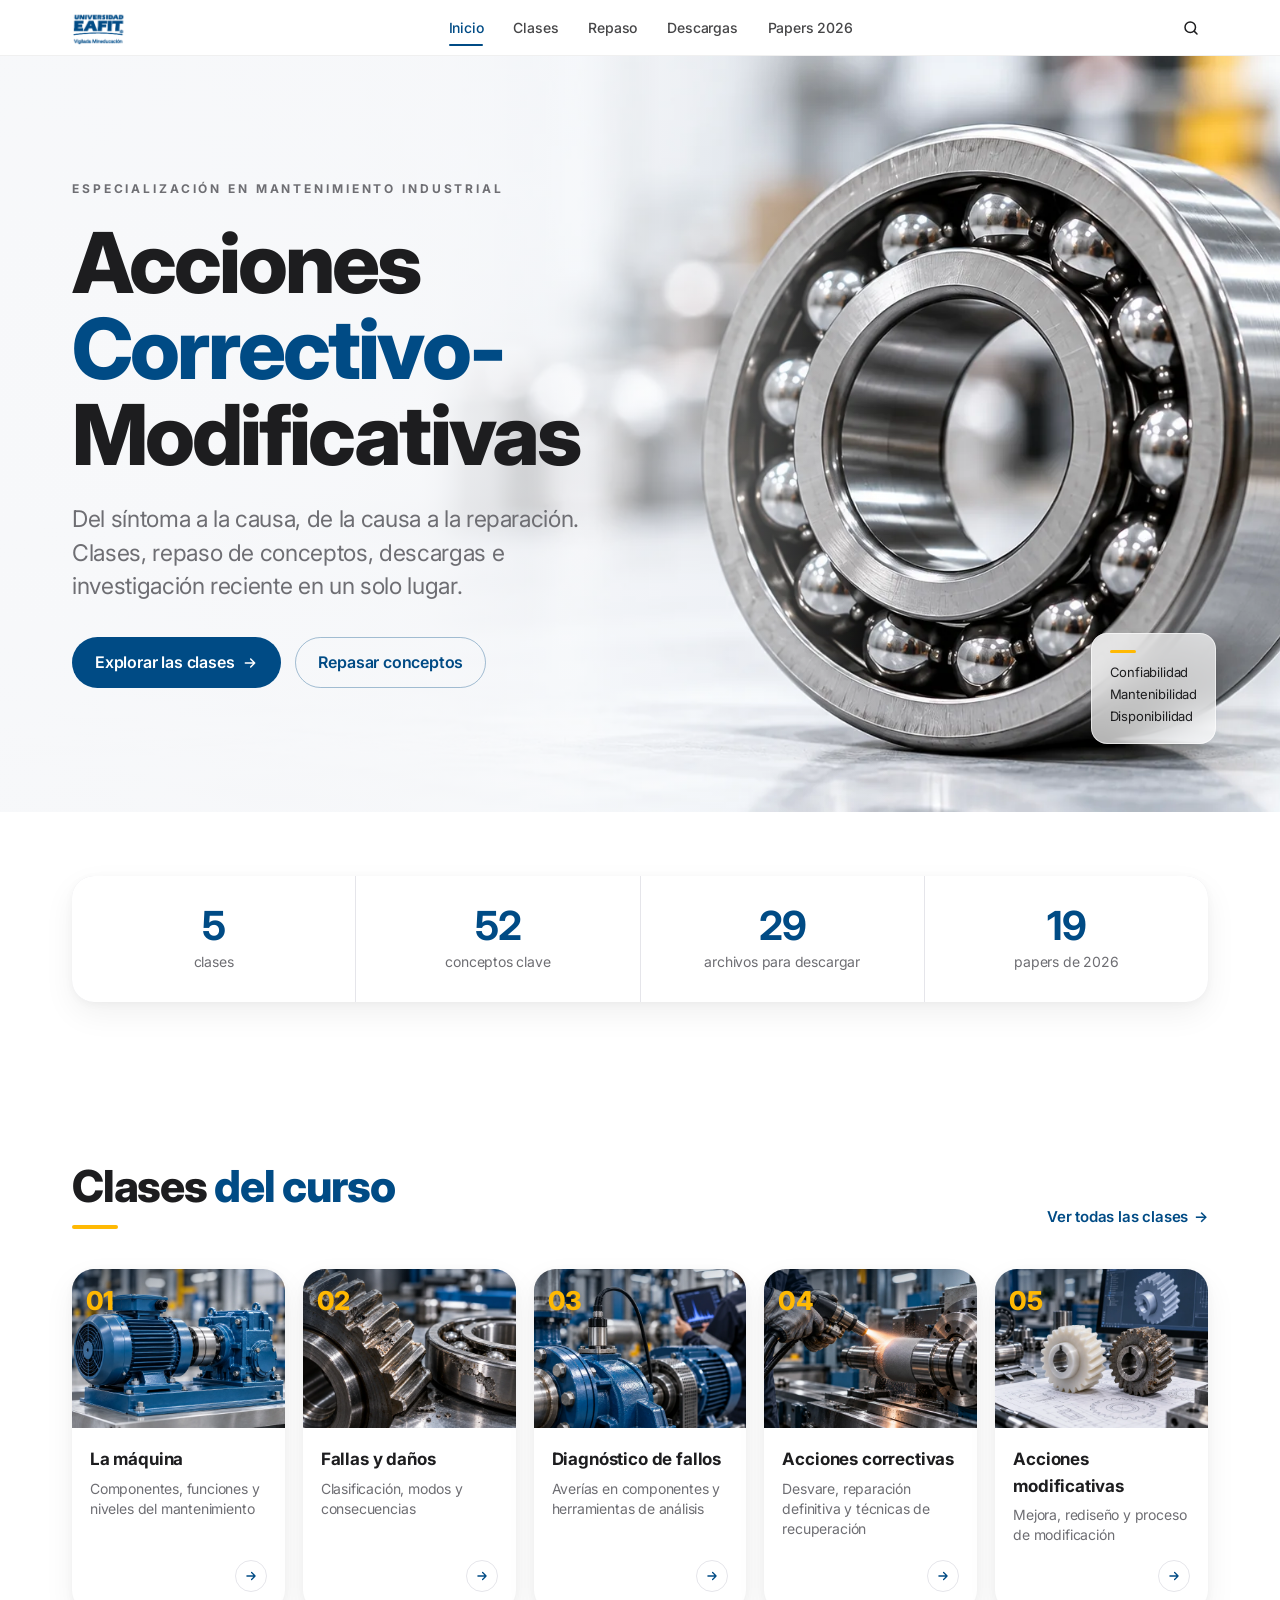
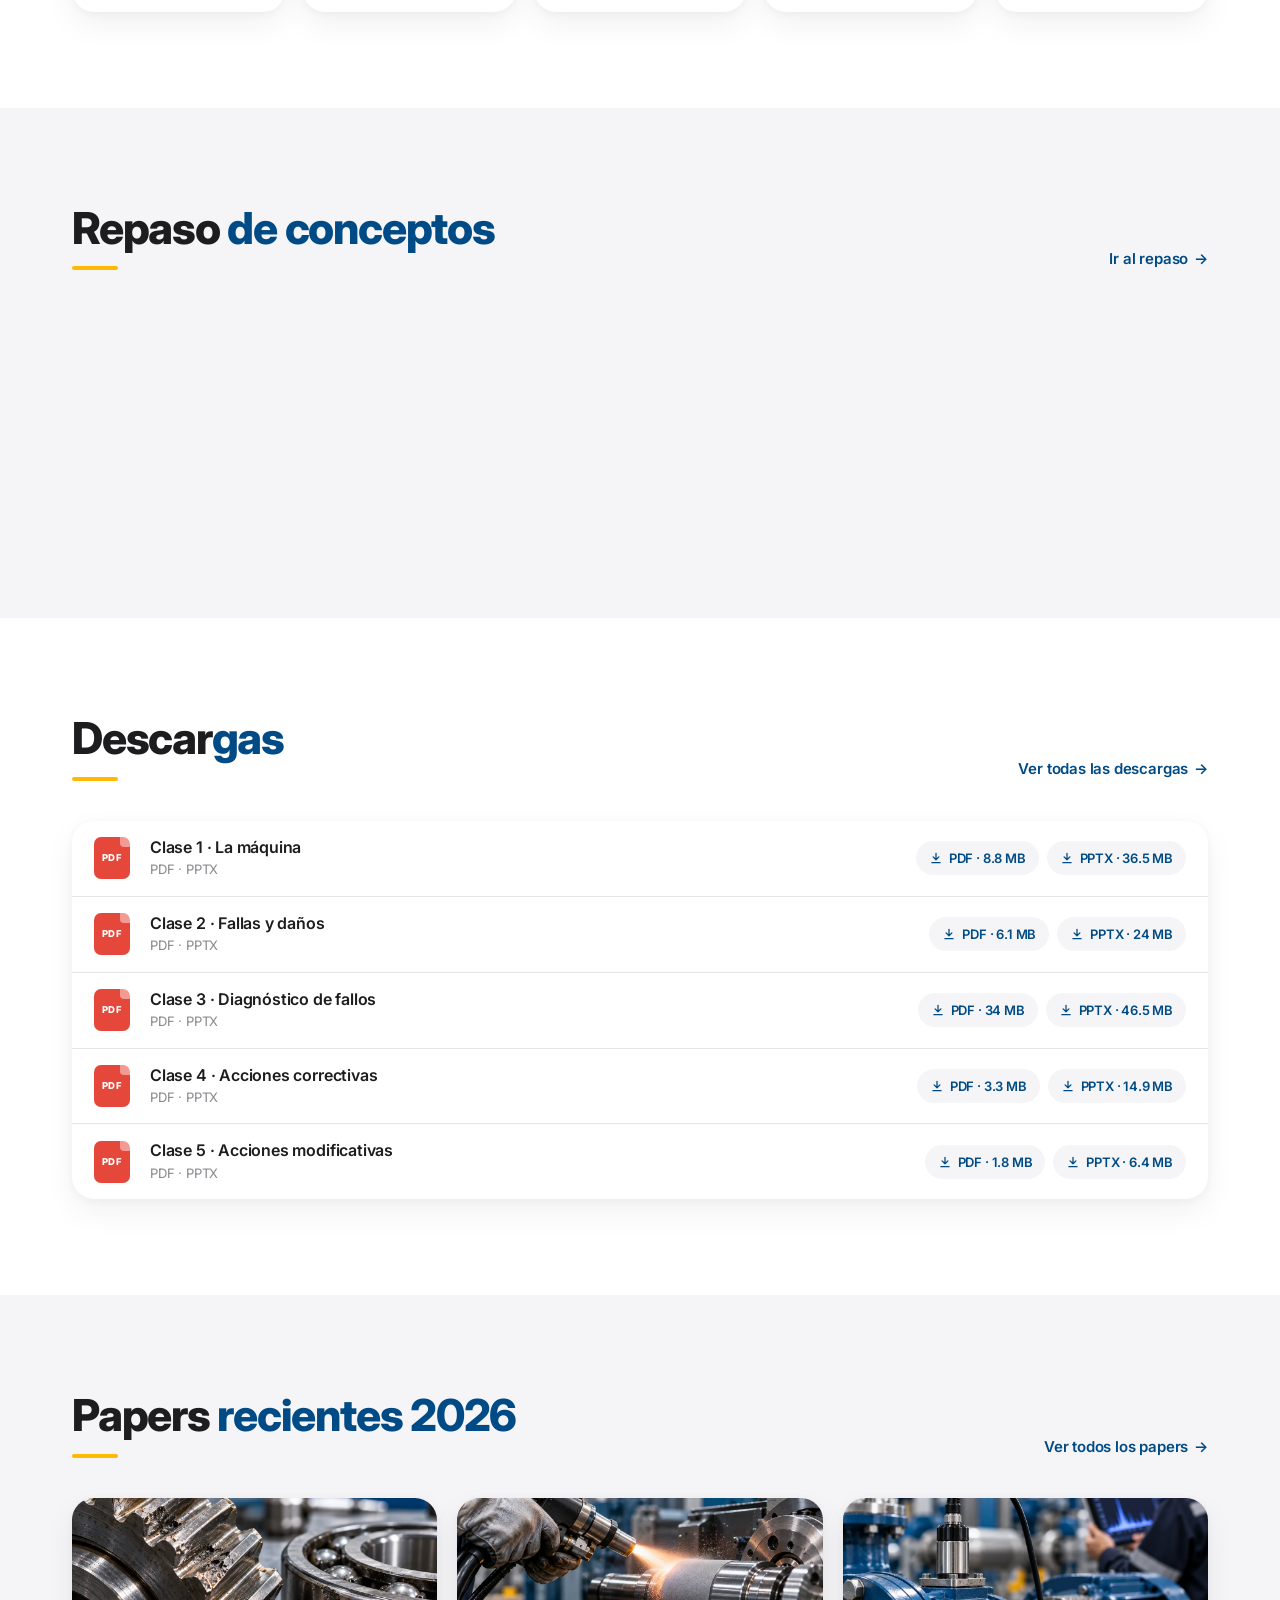
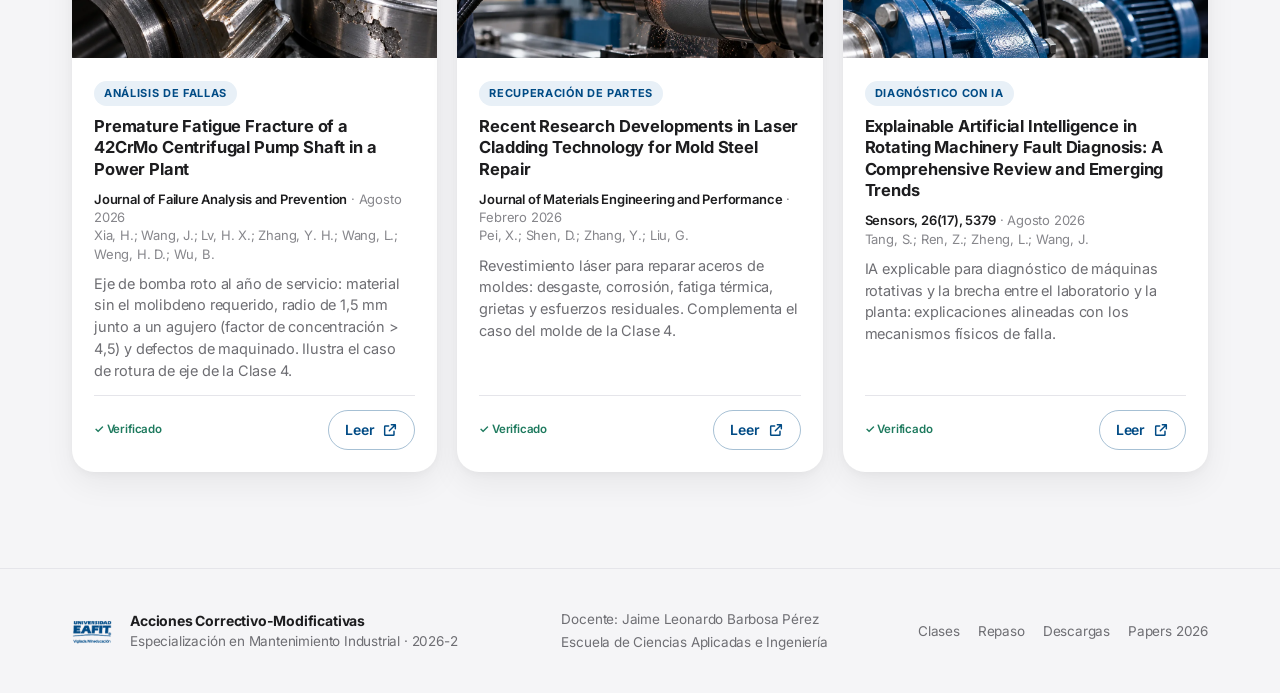
<file: index.html>
<!doctype html>
<html lang="es">
<head>
  <meta charset="utf-8">
  <meta name="viewport" content="width=device-width, initial-scale=1, viewport-fit=cover">
  <title>Acciones Correctivo-Modificativas · EAFIT</title>
  <meta name="description" content="Material del curso Acciones Correctivo-Modificativas de la Especialización en Mantenimiento Industrial de la Universidad EAFIT: clases, repaso de conceptos, descargas y papers 2026.">
  <meta name="theme-color" content="#ffffff">
  <meta property="og:title" content="Acciones Correctivo-Modificativas · EAFIT">
  <meta property="og:description" content="Clases, repaso, descargas y papers 2026 del curso.">
  <meta property="og:image" content="assets/img/hero.webp">
  <link rel="icon" href="assets/img/favicon.png">
  <link rel="preconnect" href="https://fonts.googleapis.com">
  <link rel="preconnect" href="https://fonts.gstatic.com" crossorigin>
  <link href="https://fonts.googleapis.com/css2?family=Inter:wght@400;500;600;700;800&display=swap" rel="stylesheet">
  <link rel="stylesheet" href="assets/css/styles.css">
</head>
<body>
  <a class="skip" href="#main">Saltar al contenido</a>

  <header class="nav" id="nav">
    <div class="nav__inner">
      <a class="nav__brand" href="#/" aria-label="Inicio">
        <img src="assets/img/eafit-azul.png" alt="Universidad EAFIT" width="48" height="30">
      </a>
      <nav class="nav__links" id="navlinks" aria-label="Principal">
        <a href="#/" data-route="inicio">Inicio</a>
        <a href="#/clases" data-route="clases">Clases</a>
        <a href="#/repaso" data-route="repaso">Repaso</a>
        <a href="#/descargas" data-route="descargas">Descargas</a>
        <a href="#/papers" data-route="papers">Papers 2026</a>
      </nav>
      <button class="nav__search" id="openSearch" aria-label="Buscar conceptos">
        <svg viewBox="0 0 24 24" aria-hidden="true"><circle cx="11" cy="11" r="7"/><path d="m20 20-3.5-3.5"/></svg>
      </button>
      <button class="nav__toggle" id="navToggle" aria-label="Abrir menú" aria-expanded="false">
        <span></span><span></span>
      </button>
    </div>
  </header>

  <main id="main" tabindex="-1"></main>

  <footer class="footer">
    <div class="wrap footer__inner">
      <div class="footer__brand">
        <img src="assets/img/eafit-azul.png" alt="Universidad EAFIT" width="48" height="30">
        <div>
          <strong>Acciones Correctivo-Modificativas</strong>
          <span>Especialización en Mantenimiento Industrial · 2026-2</span>
        </div>
      </div>
      <div class="footer__meta">
        <span>Docente: Jaime Leonardo Barbosa Pérez</span>
        <span>Escuela de Ciencias Aplicadas e Ingeniería</span>
      </div>
      <nav class="footer__links" aria-label="Pie de página">
        <a href="#/clases">Clases</a>
        <a href="#/repaso">Repaso</a>
        <a href="#/descargas">Descargas</a>
        <a href="#/papers">Papers 2026</a>
      </nav>
    </div>
  </footer>

  <div class="search" id="search" hidden>
    <div class="search__panel" role="dialog" aria-modal="true" aria-label="Buscar conceptos">
      <div class="search__bar">
        <svg viewBox="0 0 24 24" aria-hidden="true"><circle cx="11" cy="11" r="7"/><path d="m20 20-3.5-3.5"/></svg>
        <input id="searchInput" type="search" placeholder="Buscar un concepto: desvare, cavitación, Pareto…" autocomplete="off">
        <button class="search__close" id="closeSearch" aria-label="Cerrar búsqueda">Esc</button>
      </div>
      <div class="search__results" id="searchResults"></div>
    </div>
  </div>

  <script src="assets/js/data.js"></script>
  <script src="assets/js/app.js"></script>
</body>
</html>
</file>
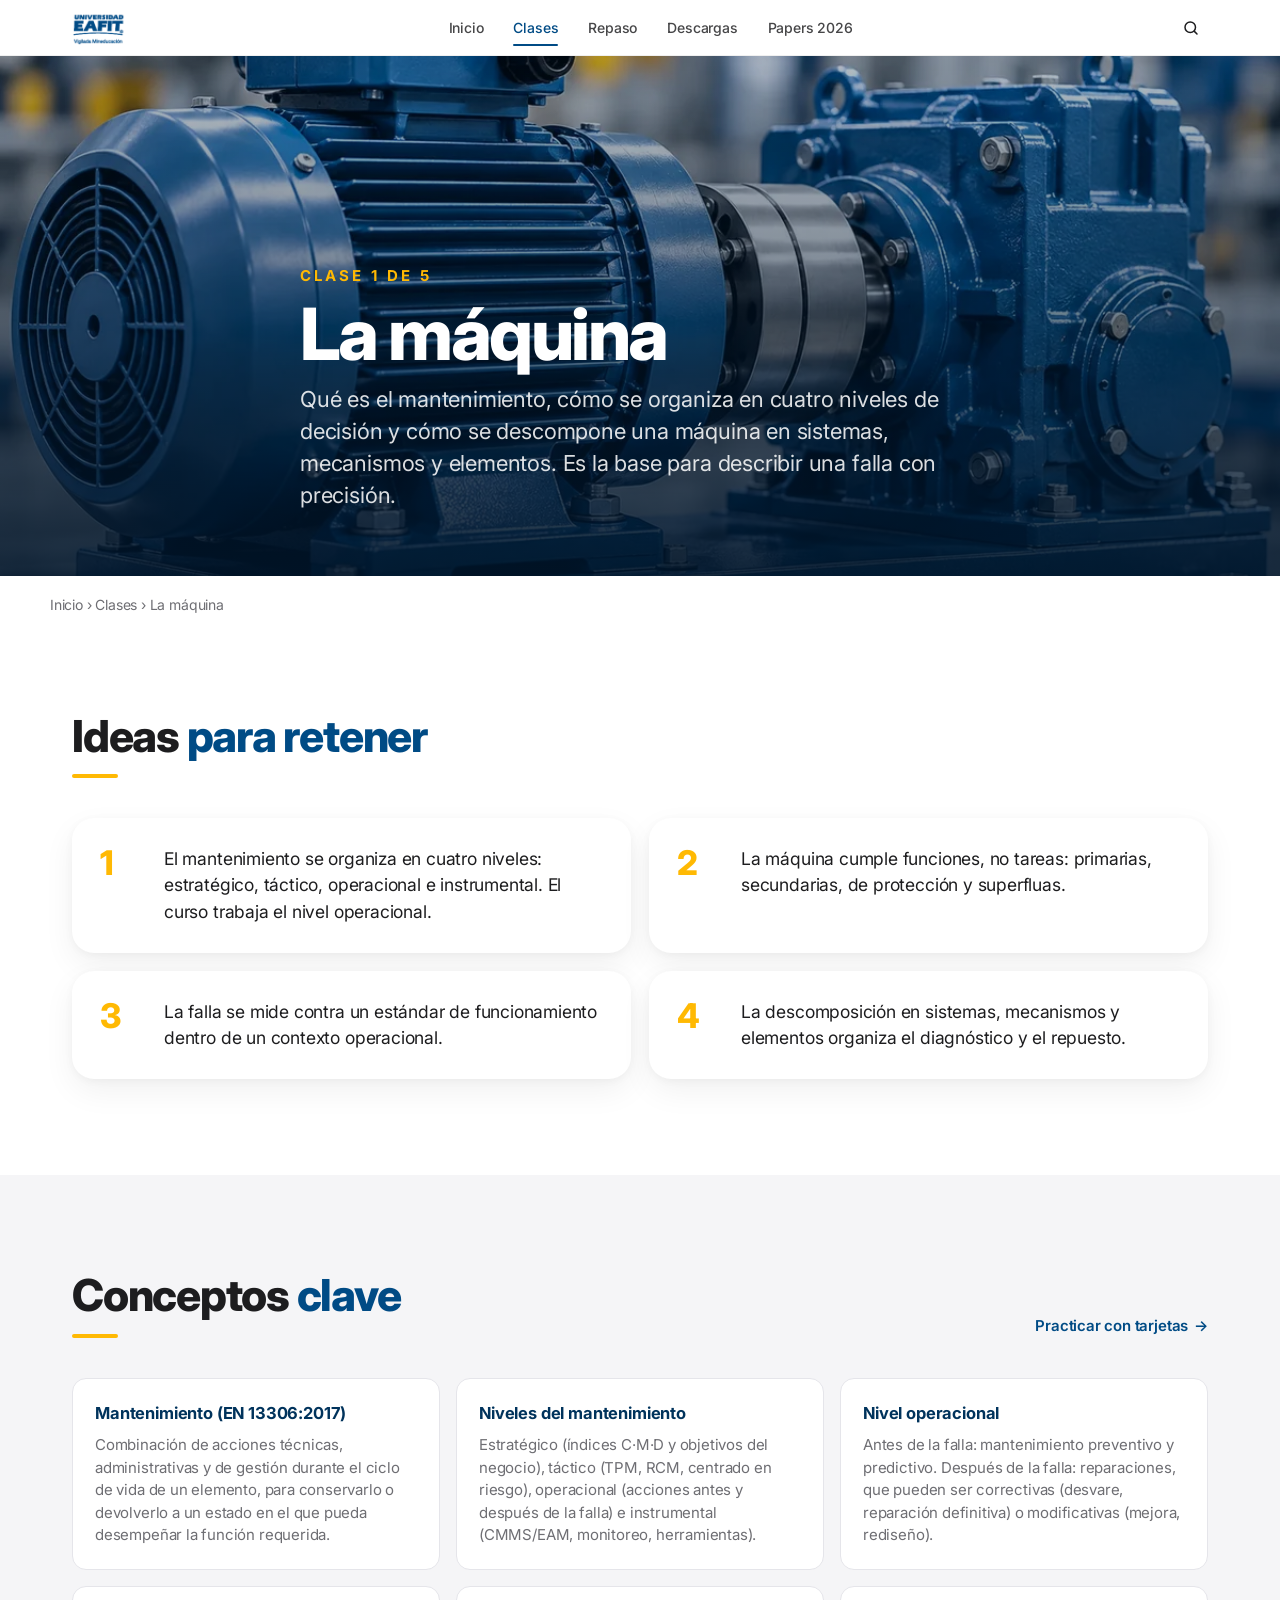
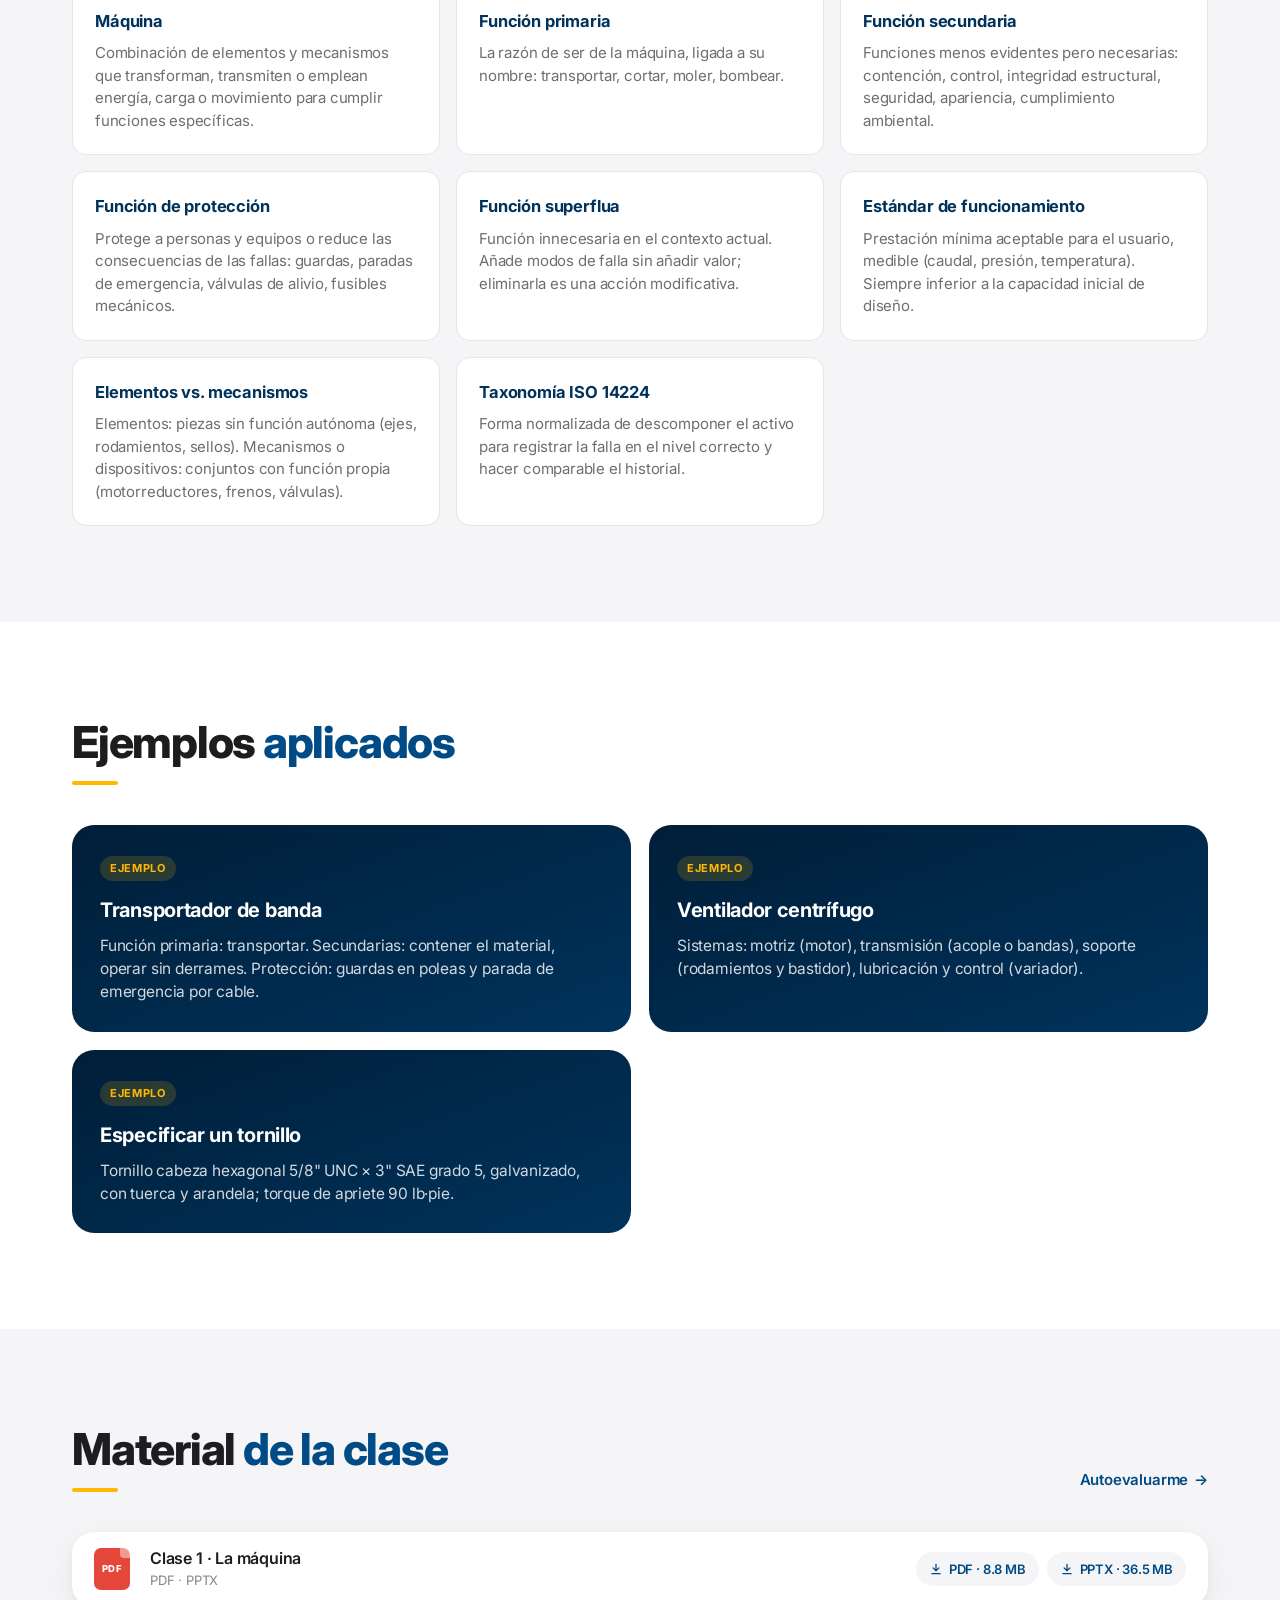
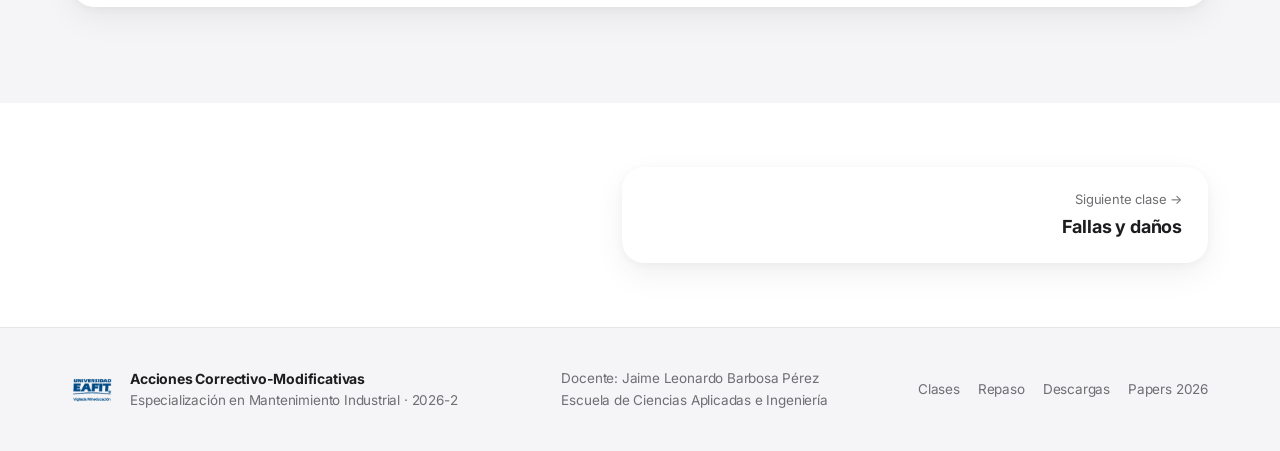
<file: clase-1.html>
<!doctype html>
<html lang="es">
<head>
  <meta charset="utf-8">
  <meta name="viewport" content="width=device-width, initial-scale=1, viewport-fit=cover">
  <title>Clase 1: La máquina · Acciones Correctivo-Modificativas · EAFIT</title>
  <meta name="description" content="Clase 1 del curso: Componentes, funciones y niveles del mantenimiento.">
  <meta name="theme-color" content="#ffffff">
  <meta property="og:title" content="Acciones Correctivo-Modificativas · EAFIT">
  <meta property="og:description" content="Clases, repaso, descargas y papers 2026 del curso.">
  <meta property="og:image" content="assets/img/hero.webp">
  <link rel="icon" href="assets/img/favicon.png">
  <link rel="preconnect" href="https://fonts.googleapis.com">
  <link rel="preconnect" href="https://fonts.gstatic.com" crossorigin>
  <link href="https://fonts.googleapis.com/css2?family=Inter:wght@400;500;600;700;800&display=swap" rel="stylesheet">
  <link rel="stylesheet" href="assets/css/styles.css">
</head>
<body data-page="clase" data-n="1">
  <a class="skip" href="#main">Saltar al contenido</a>

  <header class="nav" id="nav">
    <div class="nav__inner">
      <a class="nav__brand" href="index.html" aria-label="Inicio">
        <img src="assets/img/eafit-azul.png" alt="Universidad EAFIT" width="48" height="30">
      </a>
      <nav class="nav__links" id="navlinks" aria-label="Principal">
        <a href="index.html" data-route="inicio">Inicio</a>
        <a href="clases.html" data-route="clases">Clases</a>
        <a href="repaso.html" data-route="repaso">Repaso</a>
        <a href="descargas.html" data-route="descargas">Descargas</a>
        <a href="papers.html" data-route="papers">Papers 2026</a>
      </nav>
      <button class="nav__search" id="openSearch" aria-label="Buscar conceptos">
        <svg viewBox="0 0 24 24" aria-hidden="true"><circle cx="11" cy="11" r="7"/><path d="m20 20-3.5-3.5"/></svg>
      </button>
      <button class="nav__toggle" id="navToggle" aria-label="Abrir menú" aria-expanded="false">
        <span></span><span></span>
      </button>
    </div>
  </header>

  <main id="main" tabindex="-1"></main>

  <footer class="footer">
    <div class="wrap footer__inner">
      <div class="footer__brand">
        <img src="assets/img/eafit-azul.png" alt="Universidad EAFIT" width="48" height="30">
        <div>
          <strong>Acciones Correctivo-Modificativas</strong>
          <span>Especialización en Mantenimiento Industrial · 2026-2</span>
        </div>
      </div>
      <div class="footer__meta">
        <span>Docente: Jaime Leonardo Barbosa Pérez</span>
        <span>Escuela de Ciencias Aplicadas e Ingeniería</span>
      </div>
      <nav class="footer__links" aria-label="Pie de página">
        <a href="clases.html">Clases</a>
        <a href="repaso.html">Repaso</a>
        <a href="descargas.html">Descargas</a>
        <a href="papers.html">Papers 2026</a>
      </nav>
    </div>
  </footer>

  <div class="search" id="search" hidden>
    <div class="search__panel" role="dialog" aria-modal="true" aria-label="Buscar conceptos">
      <div class="search__bar">
        <svg viewBox="0 0 24 24" aria-hidden="true"><circle cx="11" cy="11" r="7"/><path d="m20 20-3.5-3.5"/></svg>
        <input id="searchInput" type="search" placeholder="Buscar un concepto: desvare, cavitación, Pareto…" autocomplete="off">
        <button class="search__close" id="closeSearch" aria-label="Cerrar búsqueda">Esc</button>
      </div>
      <div class="search__results" id="searchResults"></div>
    </div>
  </div>

  <script src="assets/js/data.js"></script>
  <script src="assets/js/app.js"></script>
</body>
</html>
</file>
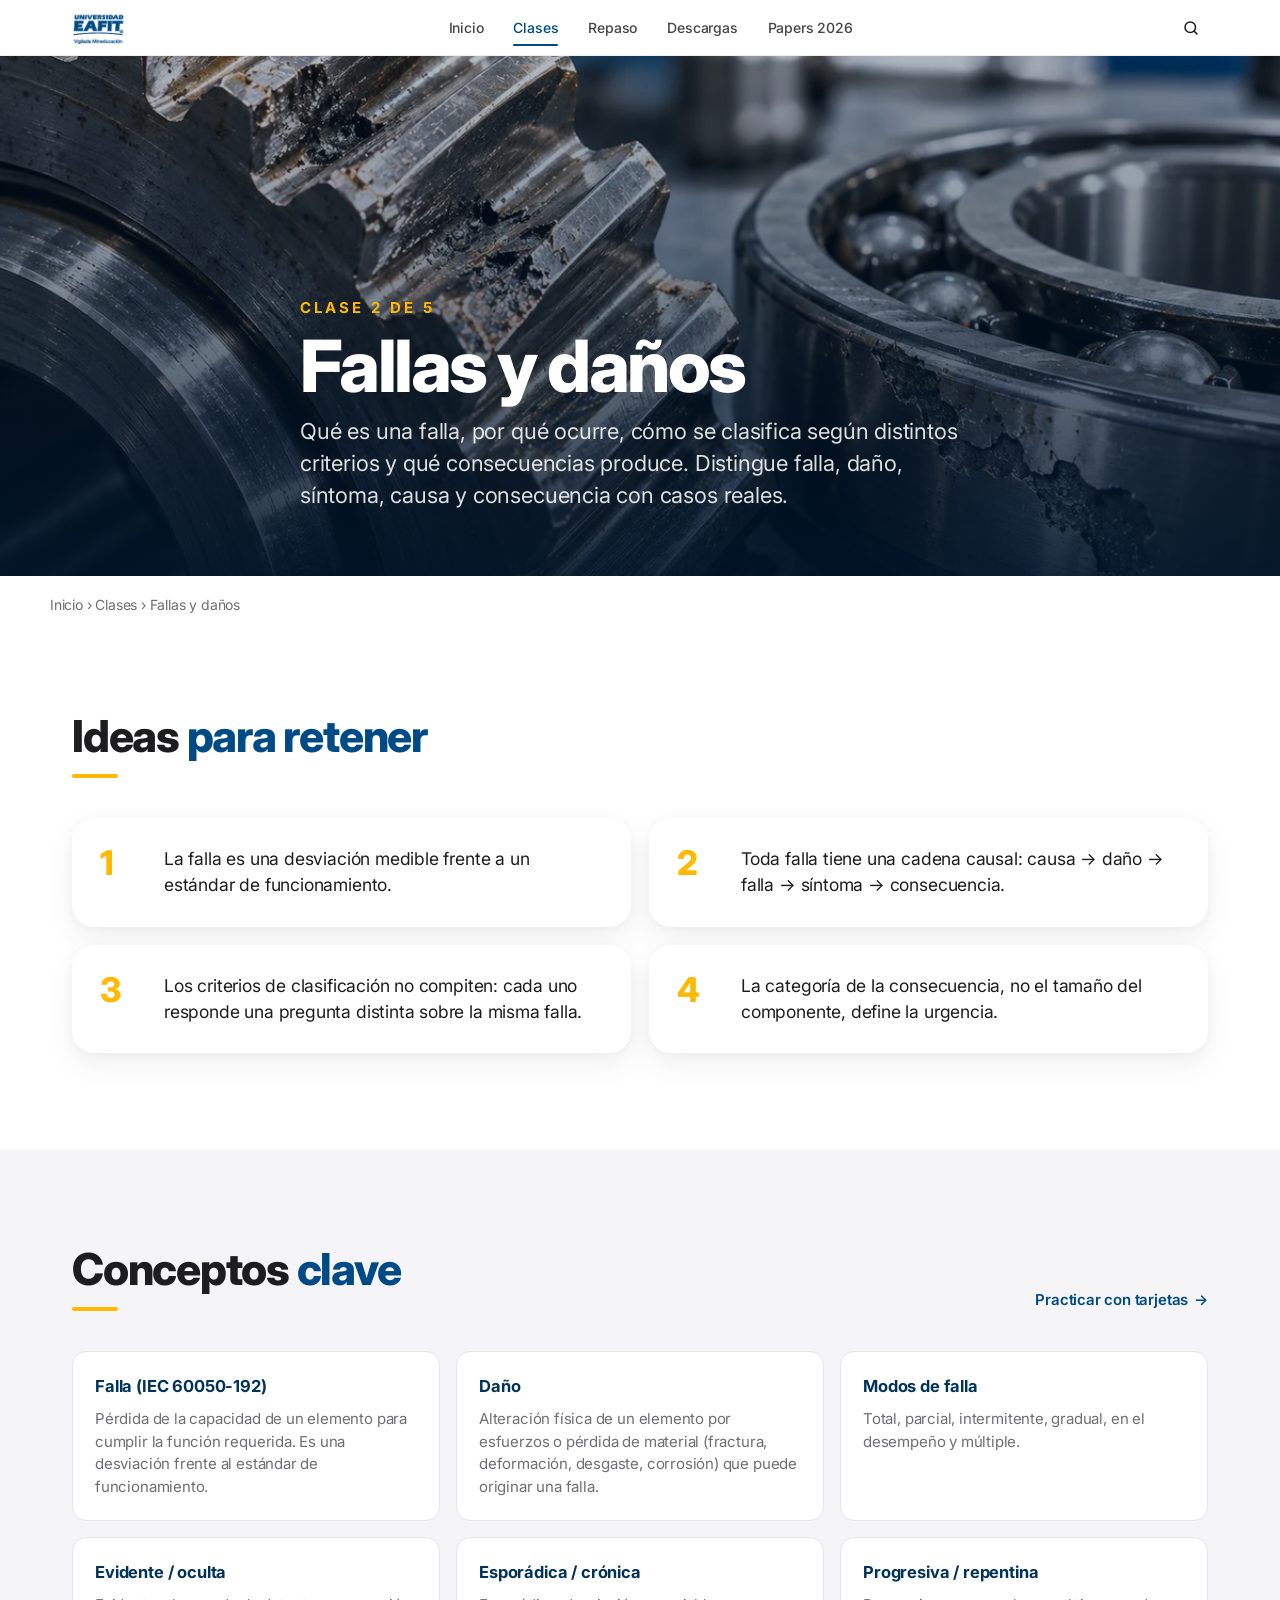
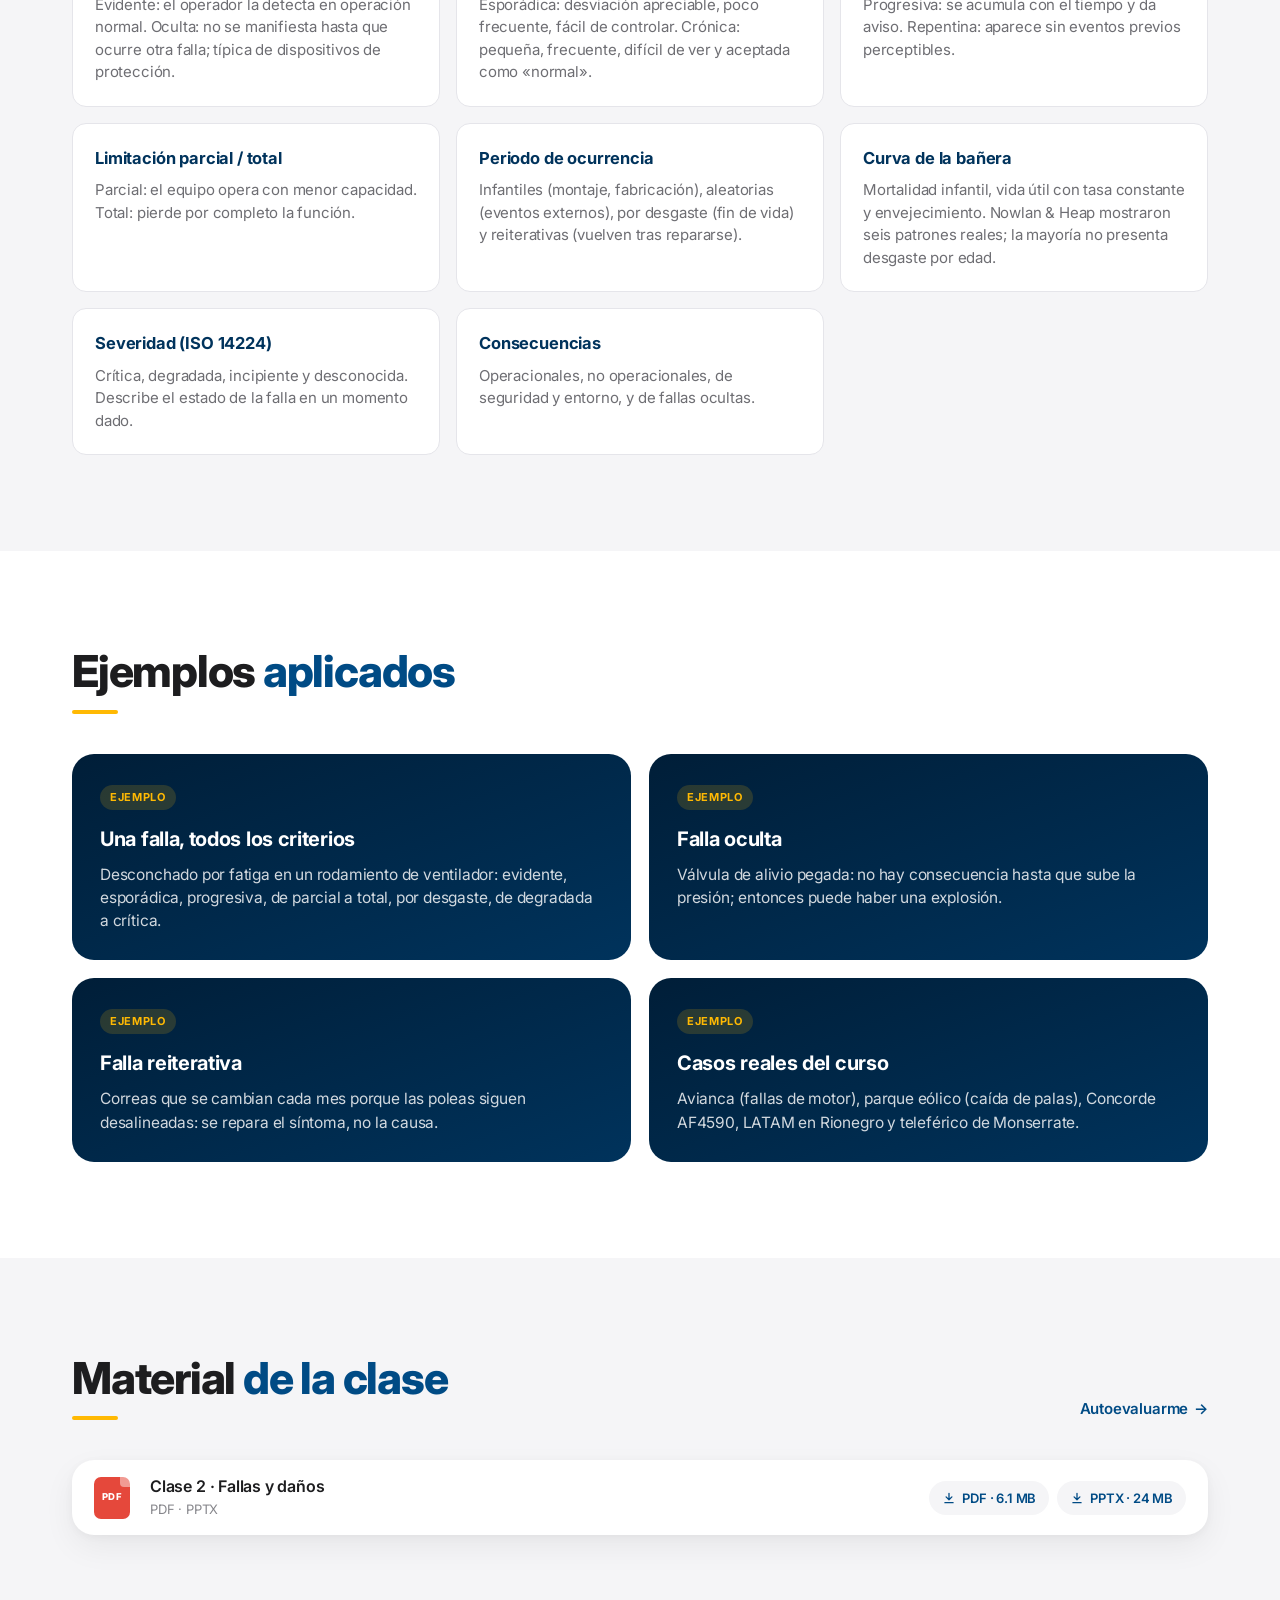
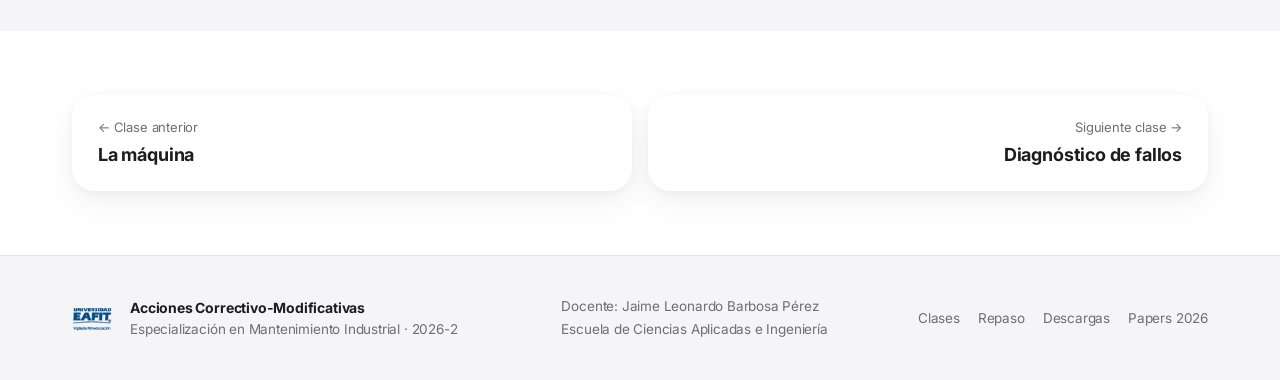
<file: clase-2.html>
<!doctype html>
<html lang="es">
<head>
  <meta charset="utf-8">
  <meta name="viewport" content="width=device-width, initial-scale=1, viewport-fit=cover">
  <title>Clase 2: Fallas y daños · Acciones Correctivo-Modificativas · EAFIT</title>
  <meta name="description" content="Clase 2 del curso: Clasificación, modos y consecuencias de las fallas.">
  <meta name="theme-color" content="#ffffff">
  <meta property="og:title" content="Acciones Correctivo-Modificativas · EAFIT">
  <meta property="og:description" content="Clases, repaso, descargas y papers 2026 del curso.">
  <meta property="og:image" content="assets/img/hero.webp">
  <link rel="icon" href="assets/img/favicon.png">
  <link rel="preconnect" href="https://fonts.googleapis.com">
  <link rel="preconnect" href="https://fonts.gstatic.com" crossorigin>
  <link href="https://fonts.googleapis.com/css2?family=Inter:wght@400;500;600;700;800&display=swap" rel="stylesheet">
  <link rel="stylesheet" href="assets/css/styles.css">
</head>
<body data-page="clase" data-n="2">
  <a class="skip" href="#main">Saltar al contenido</a>

  <header class="nav" id="nav">
    <div class="nav__inner">
      <a class="nav__brand" href="index.html" aria-label="Inicio">
        <img src="assets/img/eafit-azul.png" alt="Universidad EAFIT" width="48" height="30">
      </a>
      <nav class="nav__links" id="navlinks" aria-label="Principal">
        <a href="index.html" data-route="inicio">Inicio</a>
        <a href="clases.html" data-route="clases">Clases</a>
        <a href="repaso.html" data-route="repaso">Repaso</a>
        <a href="descargas.html" data-route="descargas">Descargas</a>
        <a href="papers.html" data-route="papers">Papers 2026</a>
      </nav>
      <button class="nav__search" id="openSearch" aria-label="Buscar conceptos">
        <svg viewBox="0 0 24 24" aria-hidden="true"><circle cx="11" cy="11" r="7"/><path d="m20 20-3.5-3.5"/></svg>
      </button>
      <button class="nav__toggle" id="navToggle" aria-label="Abrir menú" aria-expanded="false">
        <span></span><span></span>
      </button>
    </div>
  </header>

  <main id="main" tabindex="-1"></main>

  <footer class="footer">
    <div class="wrap footer__inner">
      <div class="footer__brand">
        <img src="assets/img/eafit-azul.png" alt="Universidad EAFIT" width="48" height="30">
        <div>
          <strong>Acciones Correctivo-Modificativas</strong>
          <span>Especialización en Mantenimiento Industrial · 2026-2</span>
        </div>
      </div>
      <div class="footer__meta">
        <span>Docente: Jaime Leonardo Barbosa Pérez</span>
        <span>Escuela de Ciencias Aplicadas e Ingeniería</span>
      </div>
      <nav class="footer__links" aria-label="Pie de página">
        <a href="clases.html">Clases</a>
        <a href="repaso.html">Repaso</a>
        <a href="descargas.html">Descargas</a>
        <a href="papers.html">Papers 2026</a>
      </nav>
    </div>
  </footer>

  <div class="search" id="search" hidden>
    <div class="search__panel" role="dialog" aria-modal="true" aria-label="Buscar conceptos">
      <div class="search__bar">
        <svg viewBox="0 0 24 24" aria-hidden="true"><circle cx="11" cy="11" r="7"/><path d="m20 20-3.5-3.5"/></svg>
        <input id="searchInput" type="search" placeholder="Buscar un concepto: desvare, cavitación, Pareto…" autocomplete="off">
        <button class="search__close" id="closeSearch" aria-label="Cerrar búsqueda">Esc</button>
      </div>
      <div class="search__results" id="searchResults"></div>
    </div>
  </div>

  <script src="assets/js/data.js"></script>
  <script src="assets/js/app.js"></script>
</body>
</html>
</file>
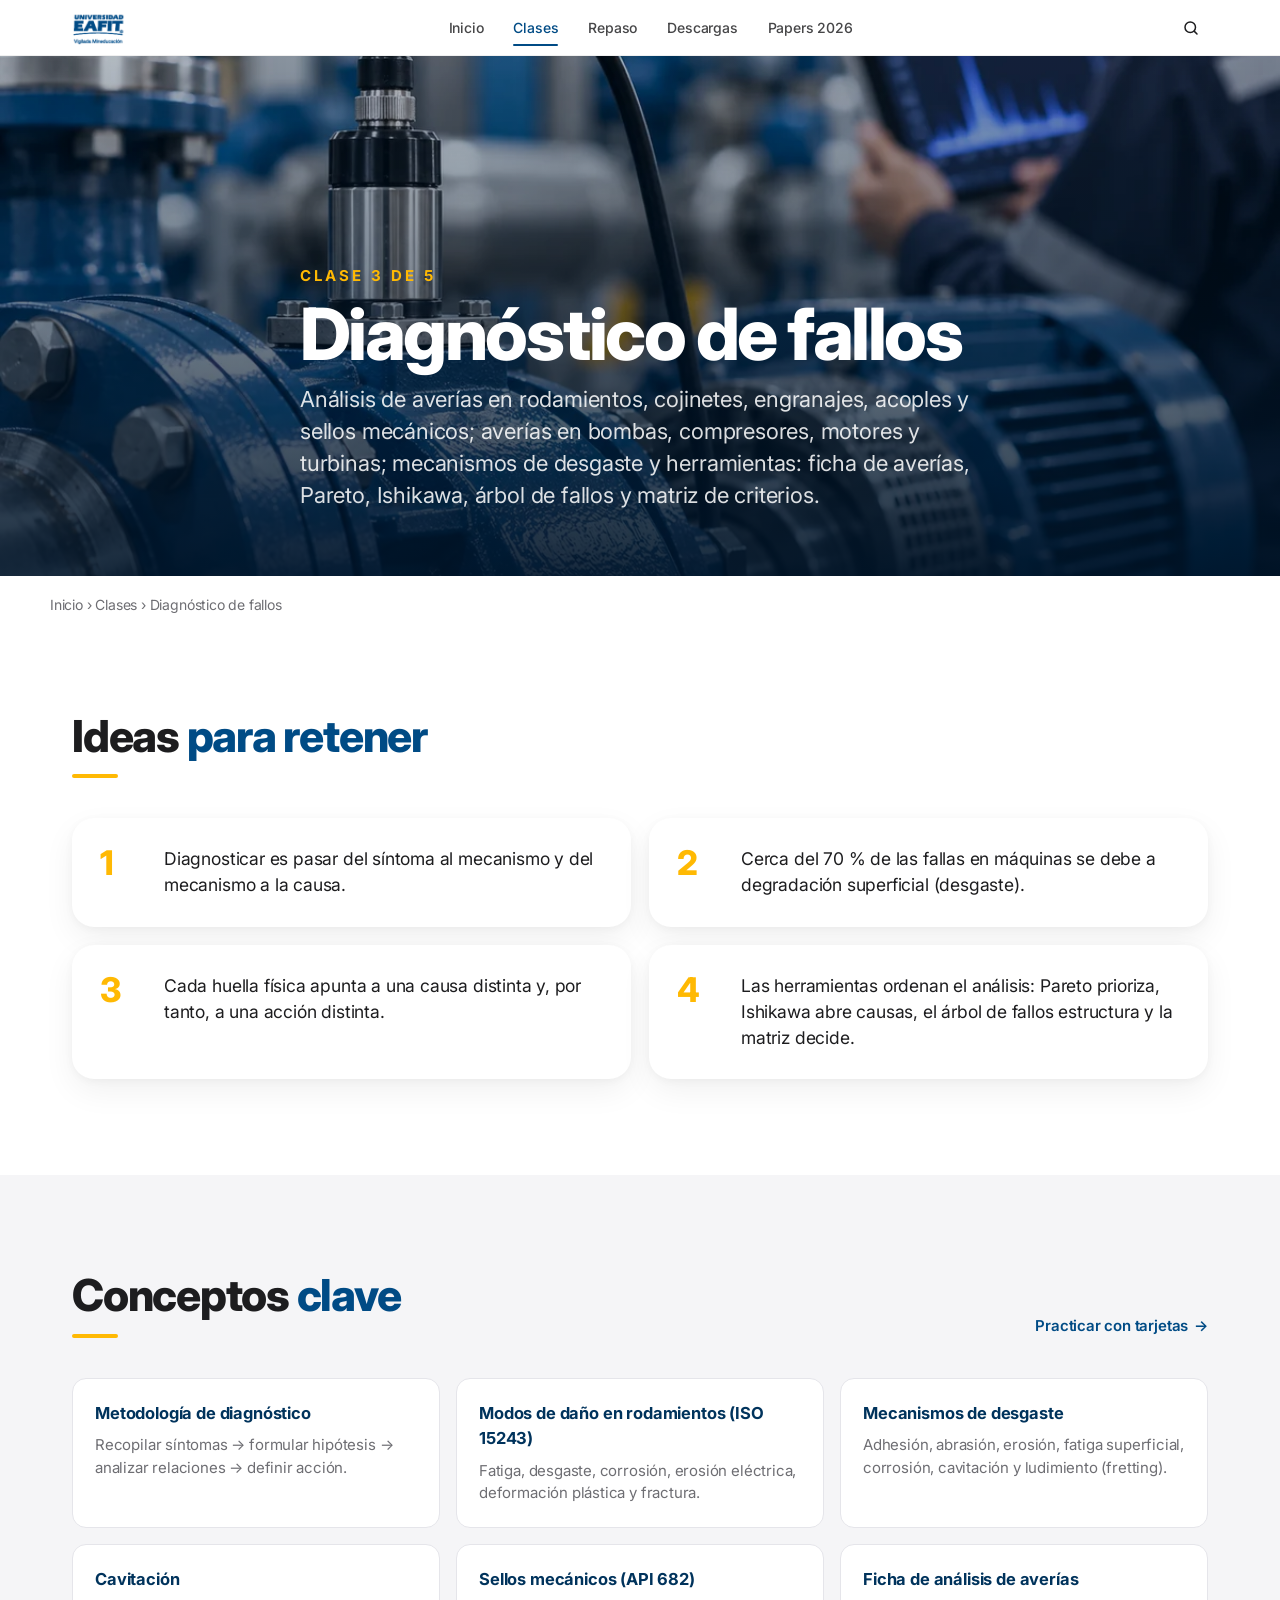
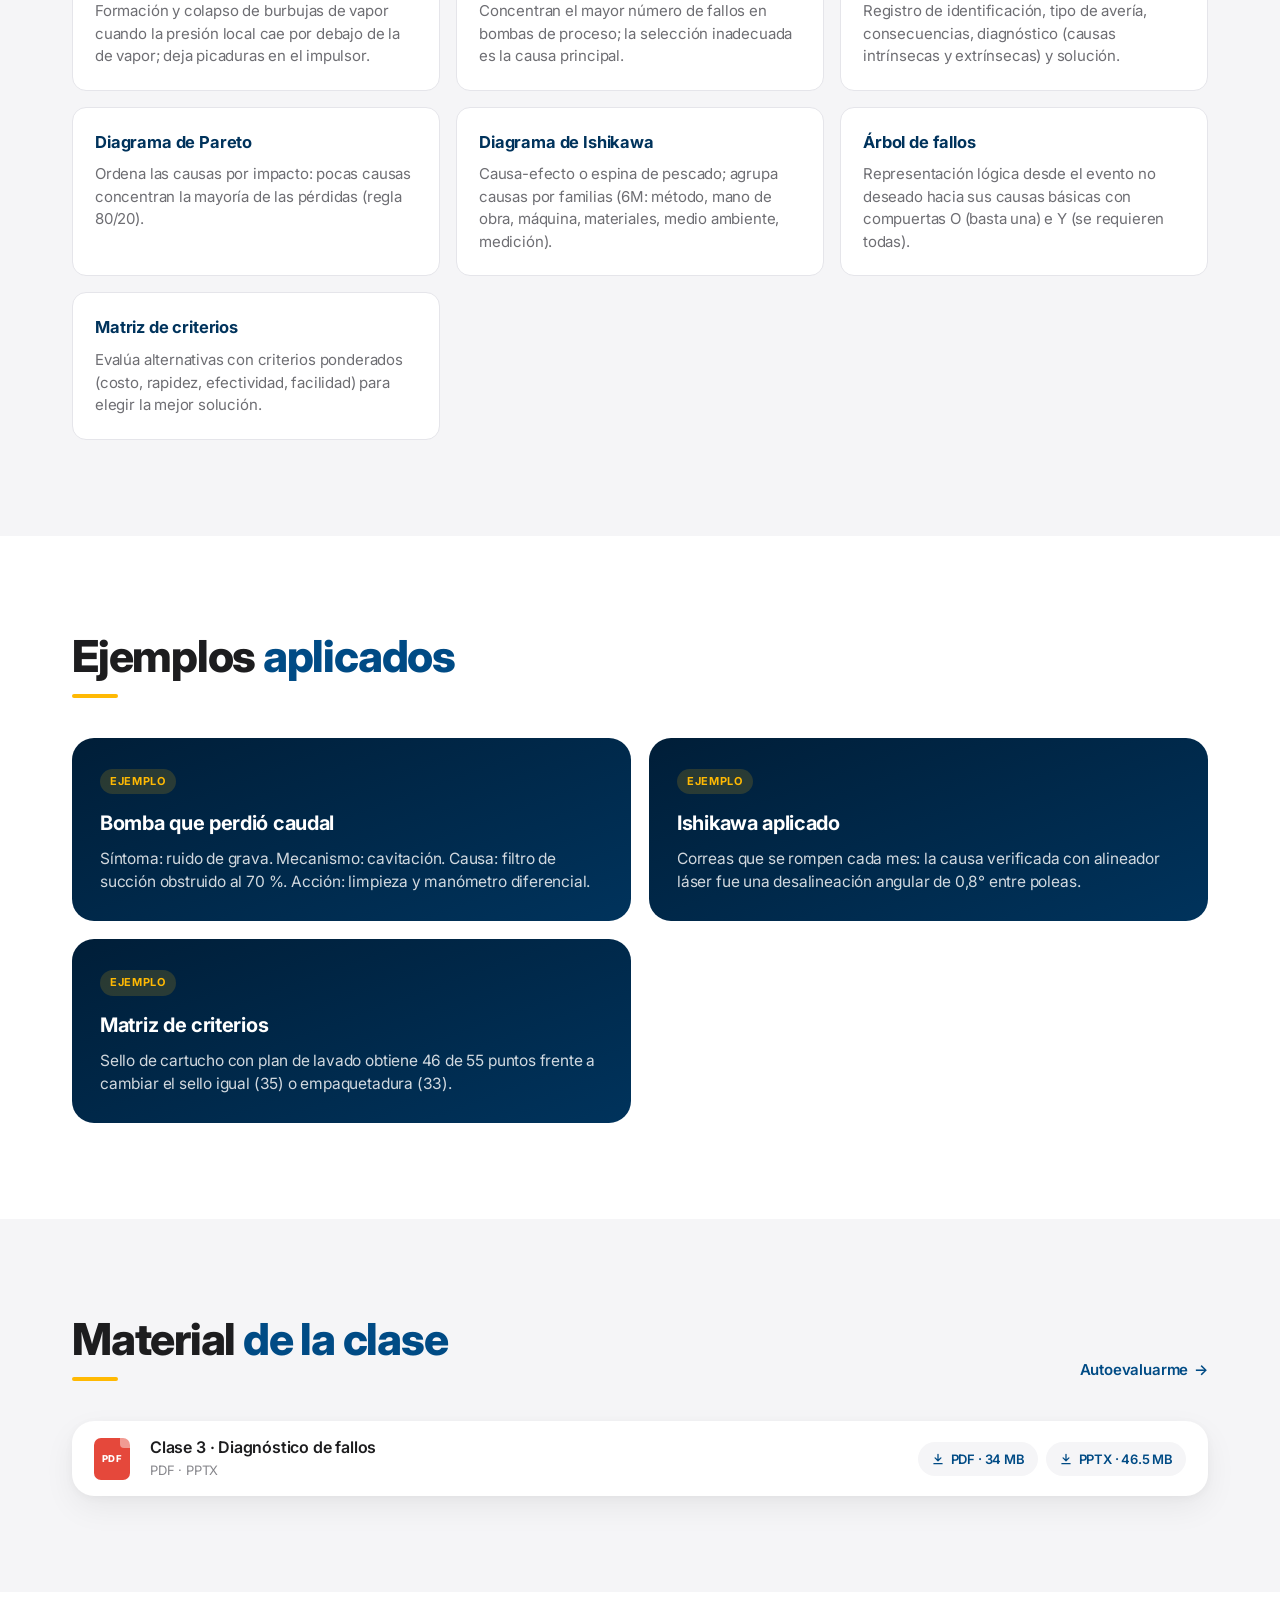
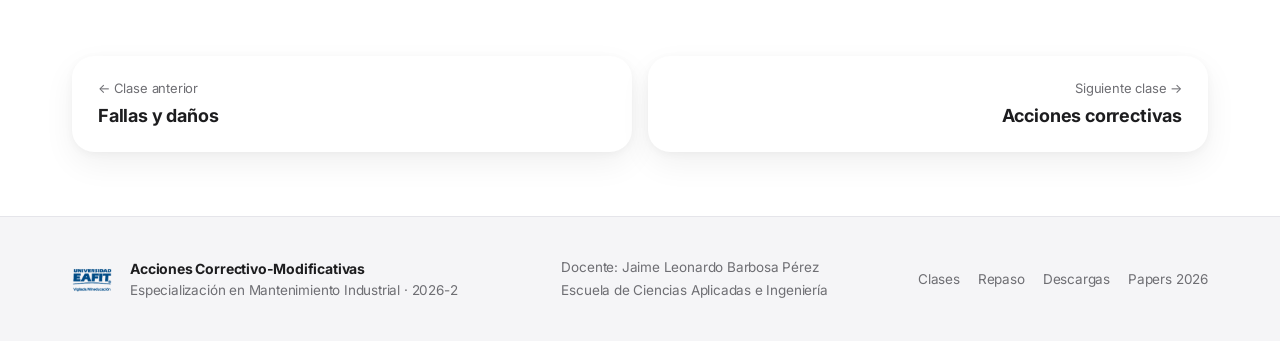
<file: clase-3.html>
<!doctype html>
<html lang="es">
<head>
  <meta charset="utf-8">
  <meta name="viewport" content="width=device-width, initial-scale=1, viewport-fit=cover">
  <title>Clase 3: Diagnóstico de fallos · Acciones Correctivo-Modificativas · EAFIT</title>
  <meta name="description" content="Clase 3 del curso: Averías en componentes y herramientas de análisis.">
  <meta name="theme-color" content="#ffffff">
  <meta property="og:title" content="Acciones Correctivo-Modificativas · EAFIT">
  <meta property="og:description" content="Clases, repaso, descargas y papers 2026 del curso.">
  <meta property="og:image" content="assets/img/hero.webp">
  <link rel="icon" href="assets/img/favicon.png">
  <link rel="preconnect" href="https://fonts.googleapis.com">
  <link rel="preconnect" href="https://fonts.gstatic.com" crossorigin>
  <link href="https://fonts.googleapis.com/css2?family=Inter:wght@400;500;600;700;800&display=swap" rel="stylesheet">
  <link rel="stylesheet" href="assets/css/styles.css">
</head>
<body data-page="clase" data-n="3">
  <a class="skip" href="#main">Saltar al contenido</a>

  <header class="nav" id="nav">
    <div class="nav__inner">
      <a class="nav__brand" href="index.html" aria-label="Inicio">
        <img src="assets/img/eafit-azul.png" alt="Universidad EAFIT" width="48" height="30">
      </a>
      <nav class="nav__links" id="navlinks" aria-label="Principal">
        <a href="index.html" data-route="inicio">Inicio</a>
        <a href="clases.html" data-route="clases">Clases</a>
        <a href="repaso.html" data-route="repaso">Repaso</a>
        <a href="descargas.html" data-route="descargas">Descargas</a>
        <a href="papers.html" data-route="papers">Papers 2026</a>
      </nav>
      <button class="nav__search" id="openSearch" aria-label="Buscar conceptos">
        <svg viewBox="0 0 24 24" aria-hidden="true"><circle cx="11" cy="11" r="7"/><path d="m20 20-3.5-3.5"/></svg>
      </button>
      <button class="nav__toggle" id="navToggle" aria-label="Abrir menú" aria-expanded="false">
        <span></span><span></span>
      </button>
    </div>
  </header>

  <main id="main" tabindex="-1"></main>

  <footer class="footer">
    <div class="wrap footer__inner">
      <div class="footer__brand">
        <img src="assets/img/eafit-azul.png" alt="Universidad EAFIT" width="48" height="30">
        <div>
          <strong>Acciones Correctivo-Modificativas</strong>
          <span>Especialización en Mantenimiento Industrial · 2026-2</span>
        </div>
      </div>
      <div class="footer__meta">
        <span>Docente: Jaime Leonardo Barbosa Pérez</span>
        <span>Escuela de Ciencias Aplicadas e Ingeniería</span>
      </div>
      <nav class="footer__links" aria-label="Pie de página">
        <a href="clases.html">Clases</a>
        <a href="repaso.html">Repaso</a>
        <a href="descargas.html">Descargas</a>
        <a href="papers.html">Papers 2026</a>
      </nav>
    </div>
  </footer>

  <div class="search" id="search" hidden>
    <div class="search__panel" role="dialog" aria-modal="true" aria-label="Buscar conceptos">
      <div class="search__bar">
        <svg viewBox="0 0 24 24" aria-hidden="true"><circle cx="11" cy="11" r="7"/><path d="m20 20-3.5-3.5"/></svg>
        <input id="searchInput" type="search" placeholder="Buscar un concepto: desvare, cavitación, Pareto…" autocomplete="off">
        <button class="search__close" id="closeSearch" aria-label="Cerrar búsqueda">Esc</button>
      </div>
      <div class="search__results" id="searchResults"></div>
    </div>
  </div>

  <script src="assets/js/data.js"></script>
  <script src="assets/js/app.js"></script>
</body>
</html>
</file>
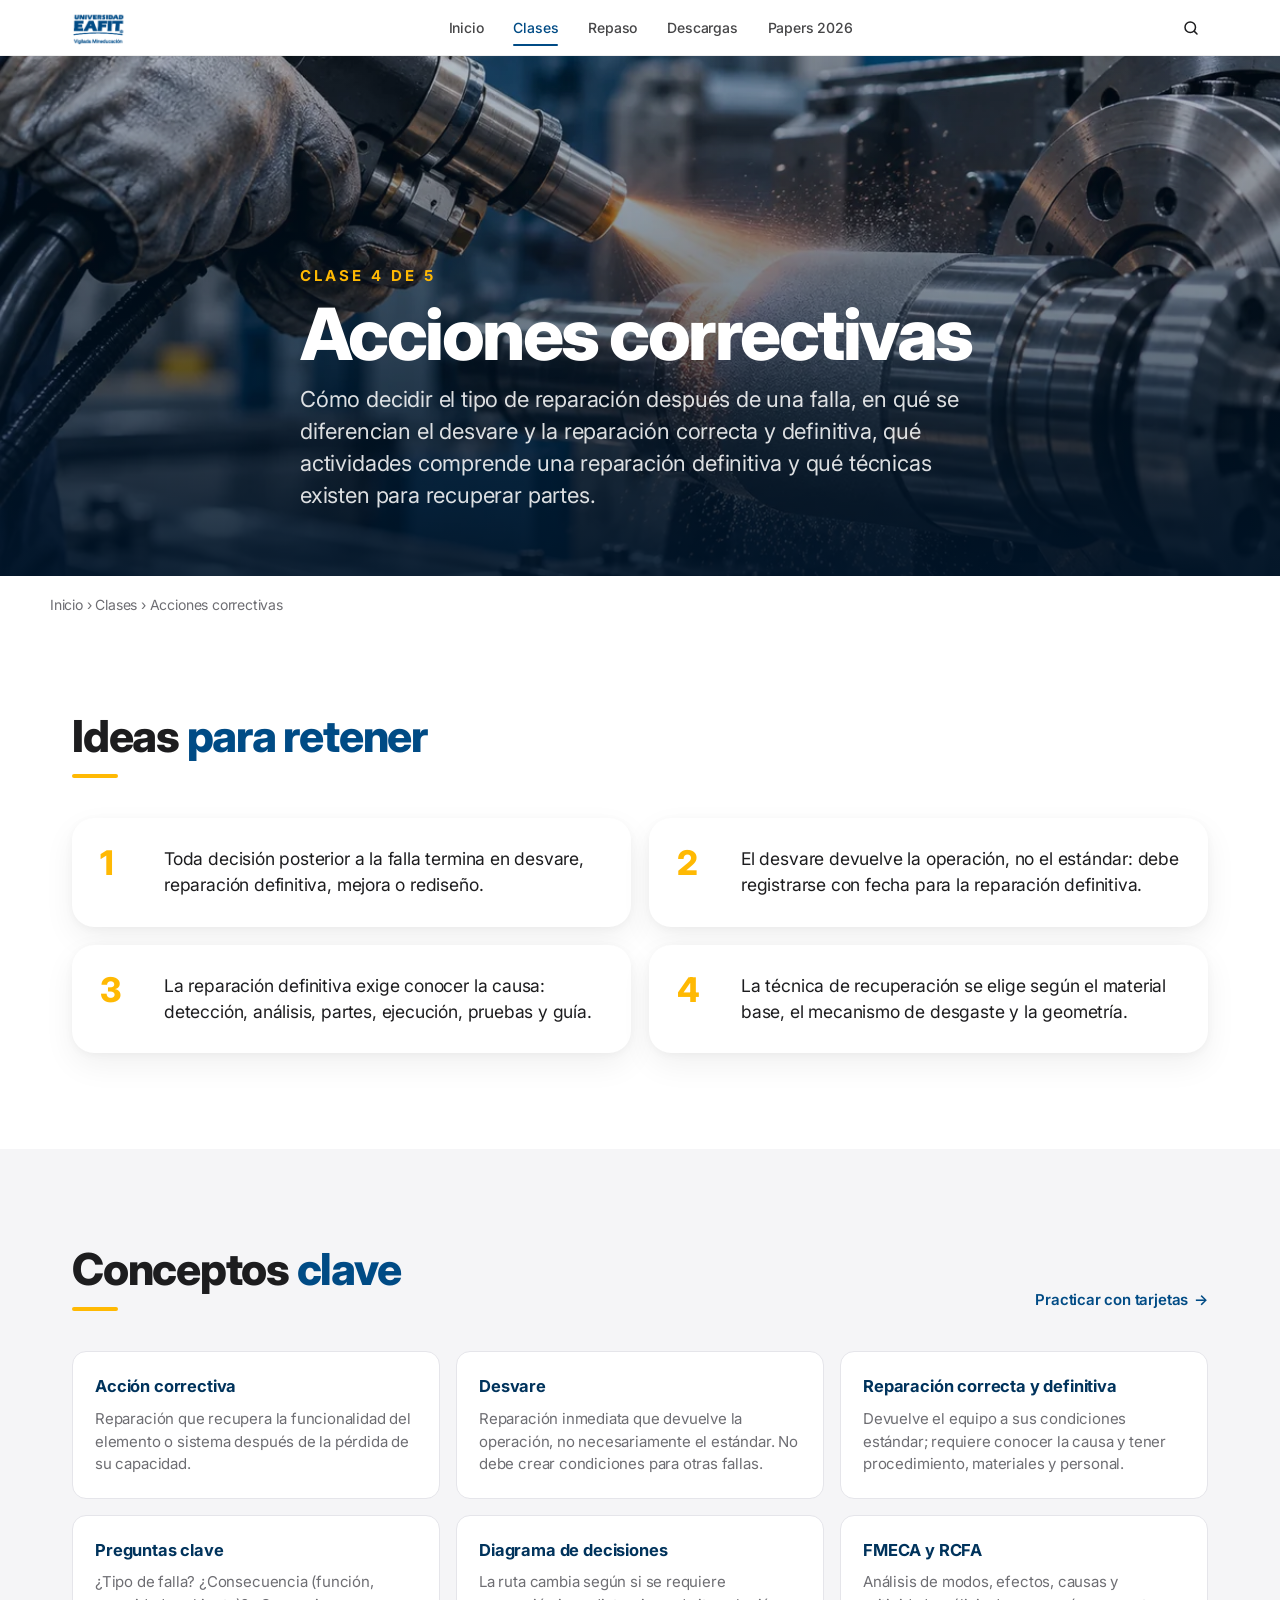
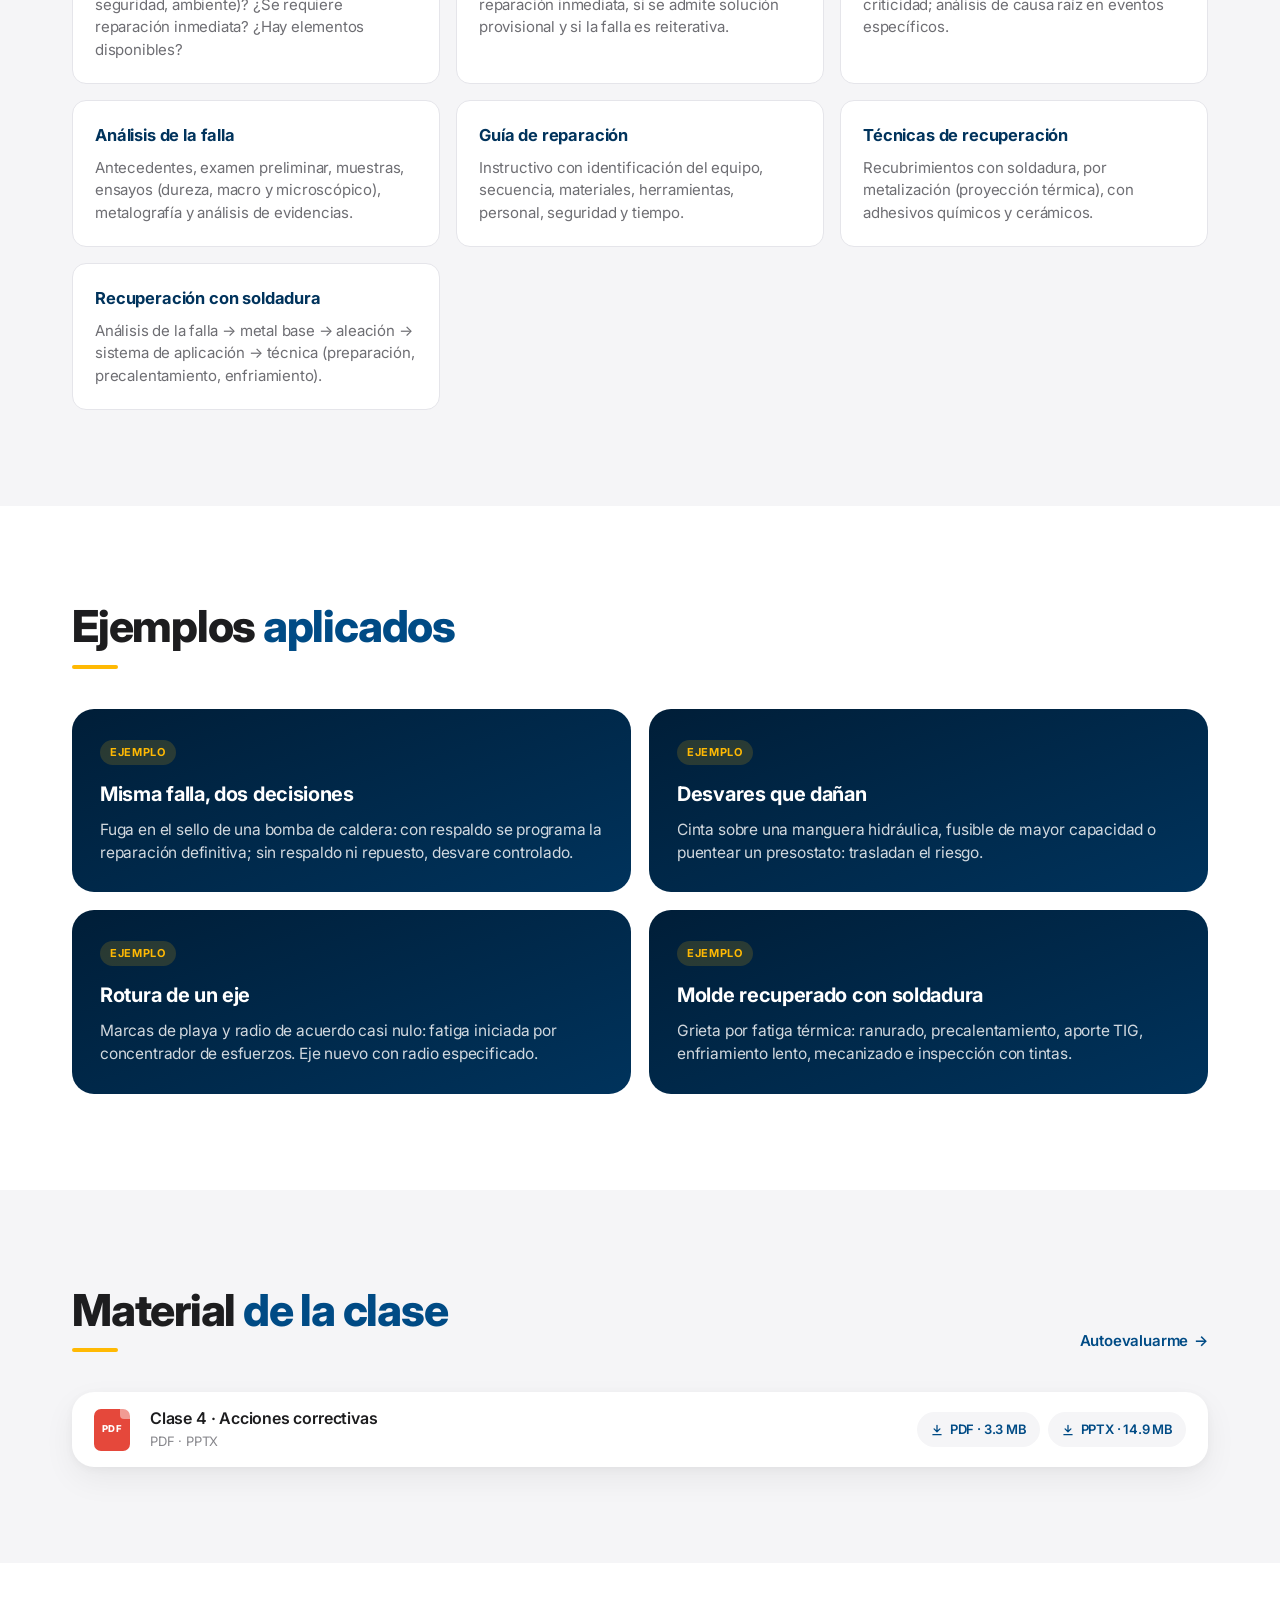
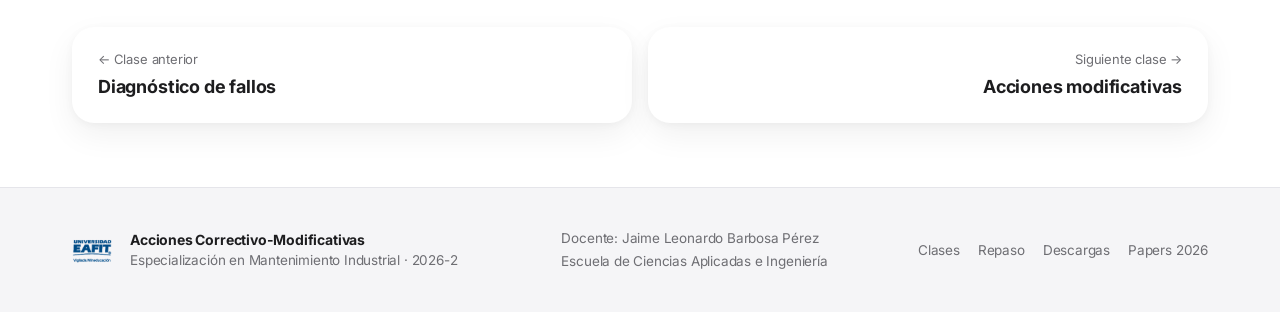
<file: clase-4.html>
<!doctype html>
<html lang="es">
<head>
  <meta charset="utf-8">
  <meta name="viewport" content="width=device-width, initial-scale=1, viewport-fit=cover">
  <title>Clase 4: Acciones correctivas · Acciones Correctivo-Modificativas · EAFIT</title>
  <meta name="description" content="Clase 4 del curso: Desvare, reparación definitiva y técnicas de recuperación.">
  <meta name="theme-color" content="#ffffff">
  <meta property="og:title" content="Acciones Correctivo-Modificativas · EAFIT">
  <meta property="og:description" content="Clases, repaso, descargas y papers 2026 del curso.">
  <meta property="og:image" content="assets/img/hero.webp">
  <link rel="icon" href="assets/img/favicon.png">
  <link rel="preconnect" href="https://fonts.googleapis.com">
  <link rel="preconnect" href="https://fonts.gstatic.com" crossorigin>
  <link href="https://fonts.googleapis.com/css2?family=Inter:wght@400;500;600;700;800&display=swap" rel="stylesheet">
  <link rel="stylesheet" href="assets/css/styles.css">
</head>
<body data-page="clase" data-n="4">
  <a class="skip" href="#main">Saltar al contenido</a>

  <header class="nav" id="nav">
    <div class="nav__inner">
      <a class="nav__brand" href="index.html" aria-label="Inicio">
        <img src="assets/img/eafit-azul.png" alt="Universidad EAFIT" width="48" height="30">
      </a>
      <nav class="nav__links" id="navlinks" aria-label="Principal">
        <a href="index.html" data-route="inicio">Inicio</a>
        <a href="clases.html" data-route="clases">Clases</a>
        <a href="repaso.html" data-route="repaso">Repaso</a>
        <a href="descargas.html" data-route="descargas">Descargas</a>
        <a href="papers.html" data-route="papers">Papers 2026</a>
      </nav>
      <button class="nav__search" id="openSearch" aria-label="Buscar conceptos">
        <svg viewBox="0 0 24 24" aria-hidden="true"><circle cx="11" cy="11" r="7"/><path d="m20 20-3.5-3.5"/></svg>
      </button>
      <button class="nav__toggle" id="navToggle" aria-label="Abrir menú" aria-expanded="false">
        <span></span><span></span>
      </button>
    </div>
  </header>

  <main id="main" tabindex="-1"></main>

  <footer class="footer">
    <div class="wrap footer__inner">
      <div class="footer__brand">
        <img src="assets/img/eafit-azul.png" alt="Universidad EAFIT" width="48" height="30">
        <div>
          <strong>Acciones Correctivo-Modificativas</strong>
          <span>Especialización en Mantenimiento Industrial · 2026-2</span>
        </div>
      </div>
      <div class="footer__meta">
        <span>Docente: Jaime Leonardo Barbosa Pérez</span>
        <span>Escuela de Ciencias Aplicadas e Ingeniería</span>
      </div>
      <nav class="footer__links" aria-label="Pie de página">
        <a href="clases.html">Clases</a>
        <a href="repaso.html">Repaso</a>
        <a href="descargas.html">Descargas</a>
        <a href="papers.html">Papers 2026</a>
      </nav>
    </div>
  </footer>

  <div class="search" id="search" hidden>
    <div class="search__panel" role="dialog" aria-modal="true" aria-label="Buscar conceptos">
      <div class="search__bar">
        <svg viewBox="0 0 24 24" aria-hidden="true"><circle cx="11" cy="11" r="7"/><path d="m20 20-3.5-3.5"/></svg>
        <input id="searchInput" type="search" placeholder="Buscar un concepto: desvare, cavitación, Pareto…" autocomplete="off">
        <button class="search__close" id="closeSearch" aria-label="Cerrar búsqueda">Esc</button>
      </div>
      <div class="search__results" id="searchResults"></div>
    </div>
  </div>

  <script src="assets/js/data.js"></script>
  <script src="assets/js/app.js"></script>
</body>
</html>
</file>
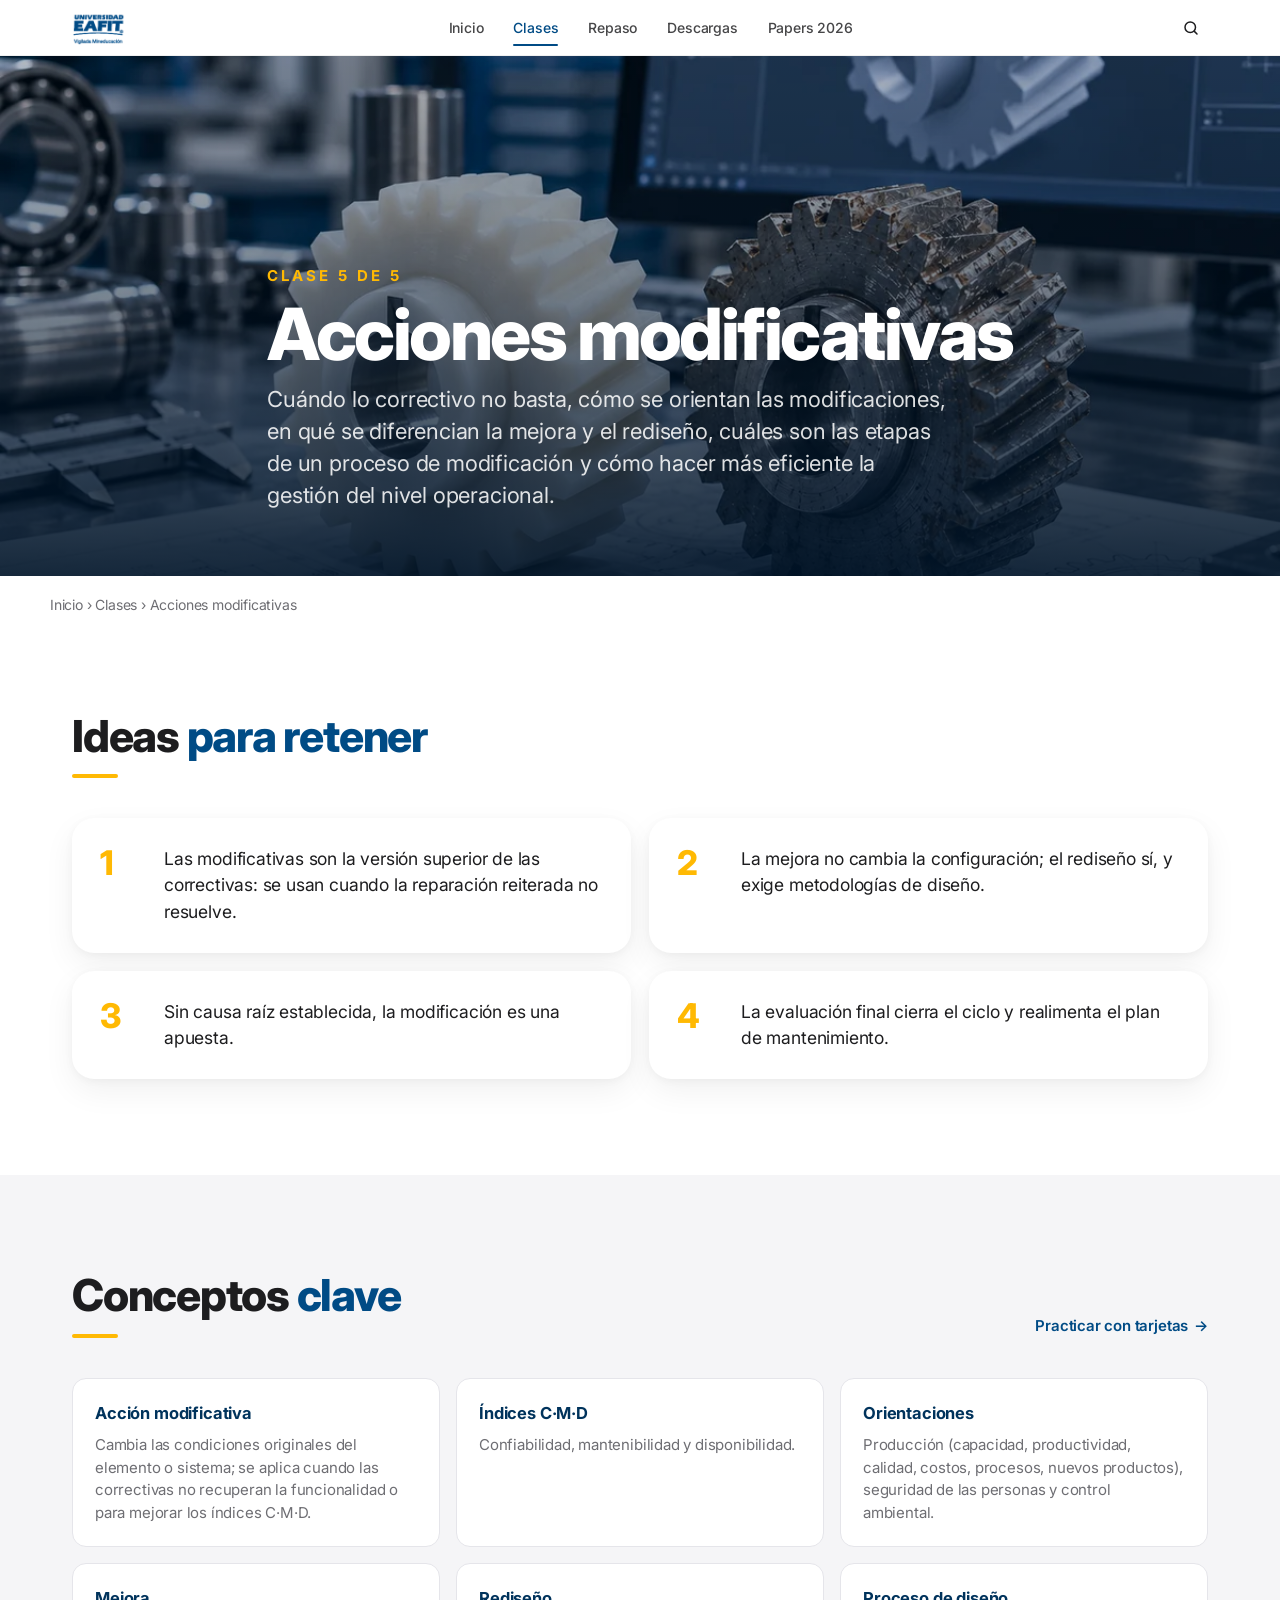
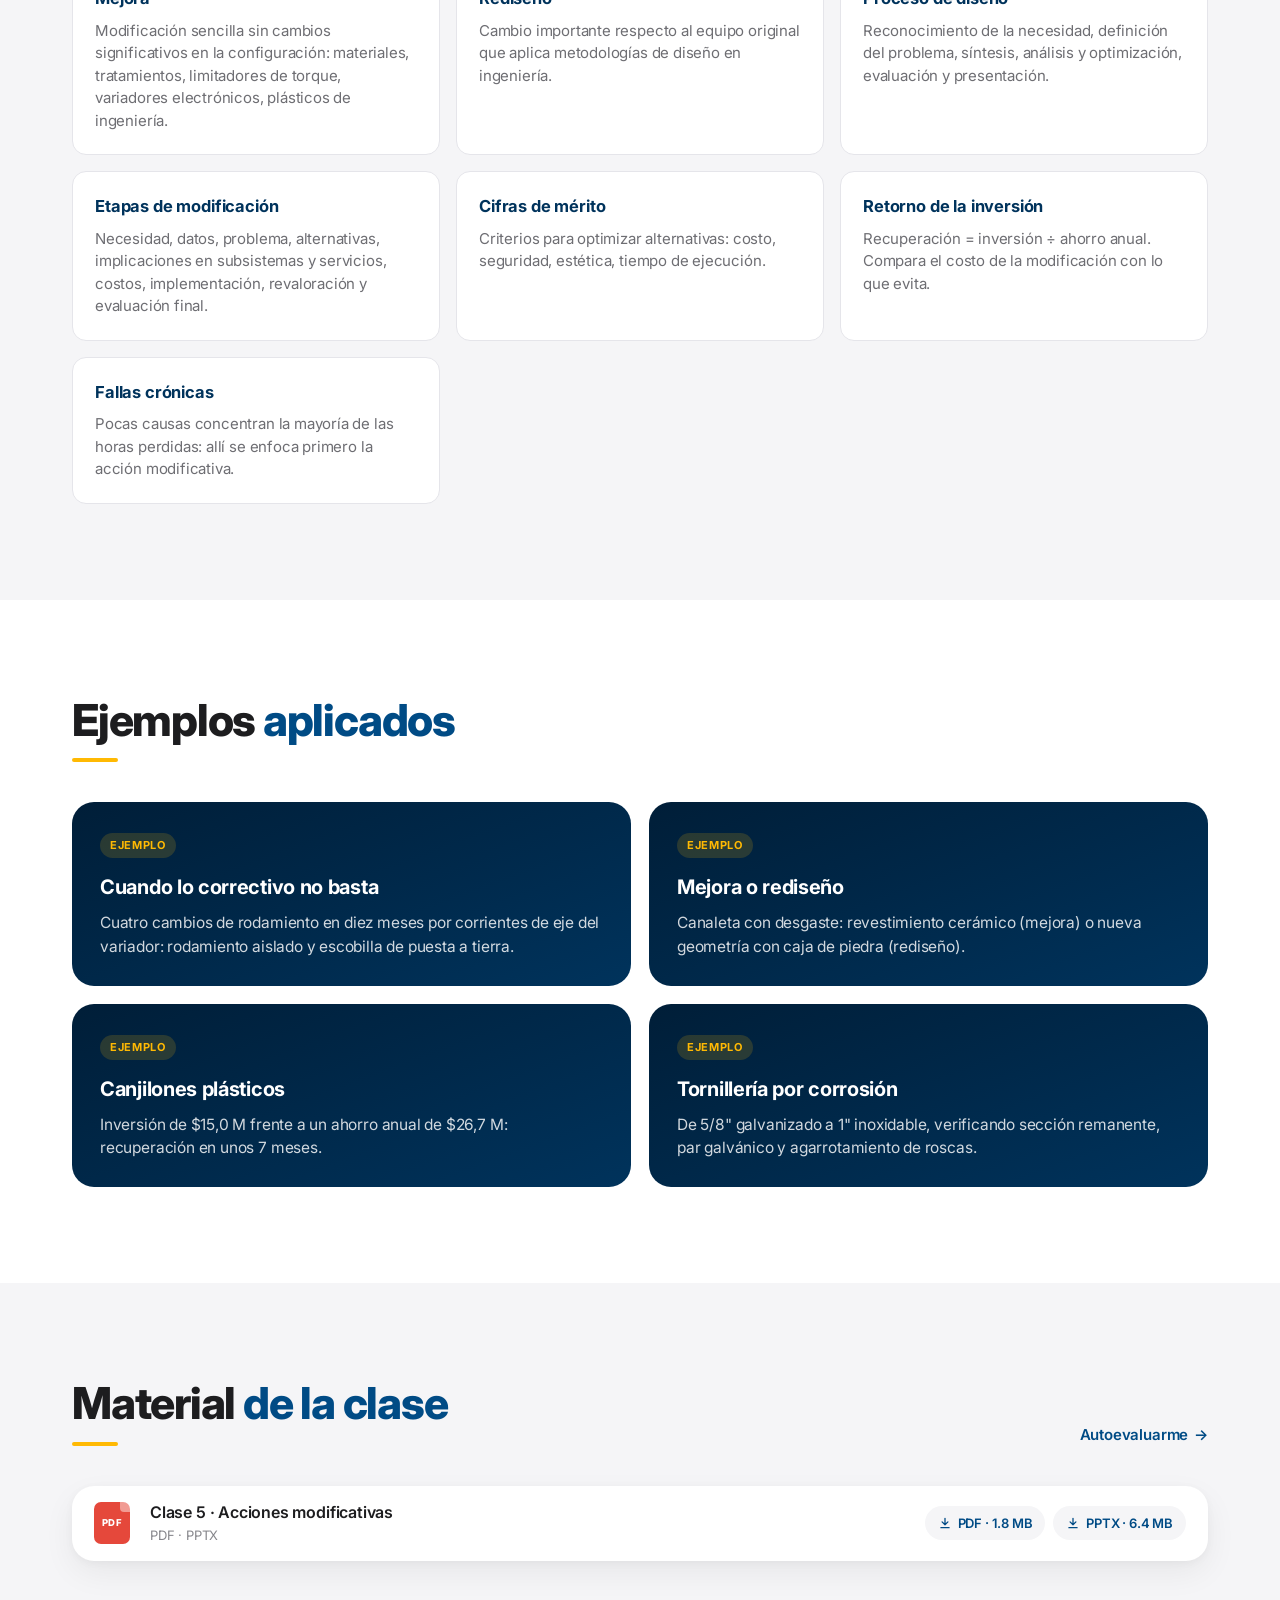
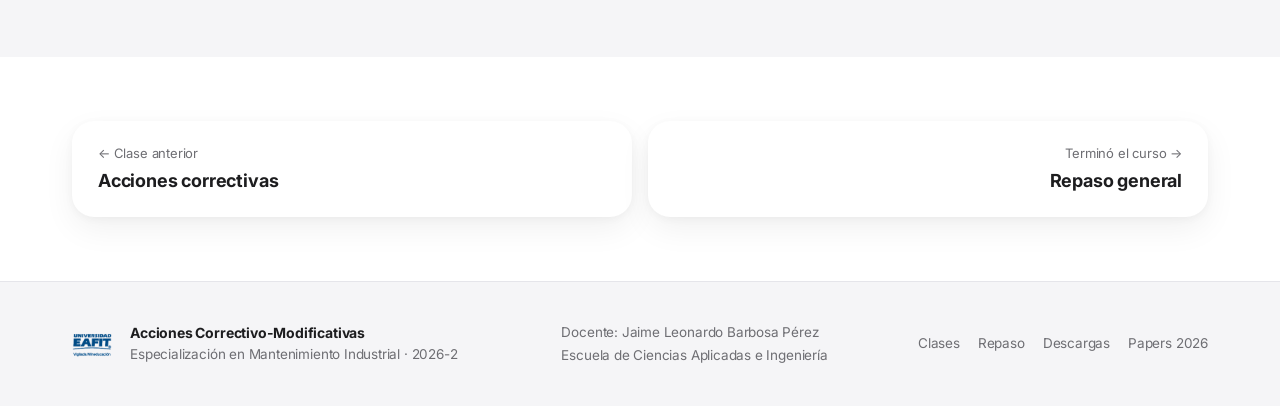
<file: clase-5.html>
<!doctype html>
<html lang="es">
<head>
  <meta charset="utf-8">
  <meta name="viewport" content="width=device-width, initial-scale=1, viewport-fit=cover">
  <title>Clase 5: Acciones modificativas · Acciones Correctivo-Modificativas · EAFIT</title>
  <meta name="description" content="Clase 5 del curso: Mejora, rediseño y proceso de modificación.">
  <meta name="theme-color" content="#ffffff">
  <meta property="og:title" content="Acciones Correctivo-Modificativas · EAFIT">
  <meta property="og:description" content="Clases, repaso, descargas y papers 2026 del curso.">
  <meta property="og:image" content="assets/img/hero.webp">
  <link rel="icon" href="assets/img/favicon.png">
  <link rel="preconnect" href="https://fonts.googleapis.com">
  <link rel="preconnect" href="https://fonts.gstatic.com" crossorigin>
  <link href="https://fonts.googleapis.com/css2?family=Inter:wght@400;500;600;700;800&display=swap" rel="stylesheet">
  <link rel="stylesheet" href="assets/css/styles.css">
</head>
<body data-page="clase" data-n="5">
  <a class="skip" href="#main">Saltar al contenido</a>

  <header class="nav" id="nav">
    <div class="nav__inner">
      <a class="nav__brand" href="index.html" aria-label="Inicio">
        <img src="assets/img/eafit-azul.png" alt="Universidad EAFIT" width="48" height="30">
      </a>
      <nav class="nav__links" id="navlinks" aria-label="Principal">
        <a href="index.html" data-route="inicio">Inicio</a>
        <a href="clases.html" data-route="clases">Clases</a>
        <a href="repaso.html" data-route="repaso">Repaso</a>
        <a href="descargas.html" data-route="descargas">Descargas</a>
        <a href="papers.html" data-route="papers">Papers 2026</a>
      </nav>
      <button class="nav__search" id="openSearch" aria-label="Buscar conceptos">
        <svg viewBox="0 0 24 24" aria-hidden="true"><circle cx="11" cy="11" r="7"/><path d="m20 20-3.5-3.5"/></svg>
      </button>
      <button class="nav__toggle" id="navToggle" aria-label="Abrir menú" aria-expanded="false">
        <span></span><span></span>
      </button>
    </div>
  </header>

  <main id="main" tabindex="-1"></main>

  <footer class="footer">
    <div class="wrap footer__inner">
      <div class="footer__brand">
        <img src="assets/img/eafit-azul.png" alt="Universidad EAFIT" width="48" height="30">
        <div>
          <strong>Acciones Correctivo-Modificativas</strong>
          <span>Especialización en Mantenimiento Industrial · 2026-2</span>
        </div>
      </div>
      <div class="footer__meta">
        <span>Docente: Jaime Leonardo Barbosa Pérez</span>
        <span>Escuela de Ciencias Aplicadas e Ingeniería</span>
      </div>
      <nav class="footer__links" aria-label="Pie de página">
        <a href="clases.html">Clases</a>
        <a href="repaso.html">Repaso</a>
        <a href="descargas.html">Descargas</a>
        <a href="papers.html">Papers 2026</a>
      </nav>
    </div>
  </footer>

  <div class="search" id="search" hidden>
    <div class="search__panel" role="dialog" aria-modal="true" aria-label="Buscar conceptos">
      <div class="search__bar">
        <svg viewBox="0 0 24 24" aria-hidden="true"><circle cx="11" cy="11" r="7"/><path d="m20 20-3.5-3.5"/></svg>
        <input id="searchInput" type="search" placeholder="Buscar un concepto: desvare, cavitación, Pareto…" autocomplete="off">
        <button class="search__close" id="closeSearch" aria-label="Cerrar búsqueda">Esc</button>
      </div>
      <div class="search__results" id="searchResults"></div>
    </div>
  </div>

  <script src="assets/js/data.js"></script>
  <script src="assets/js/app.js"></script>
</body>
</html>
</file>
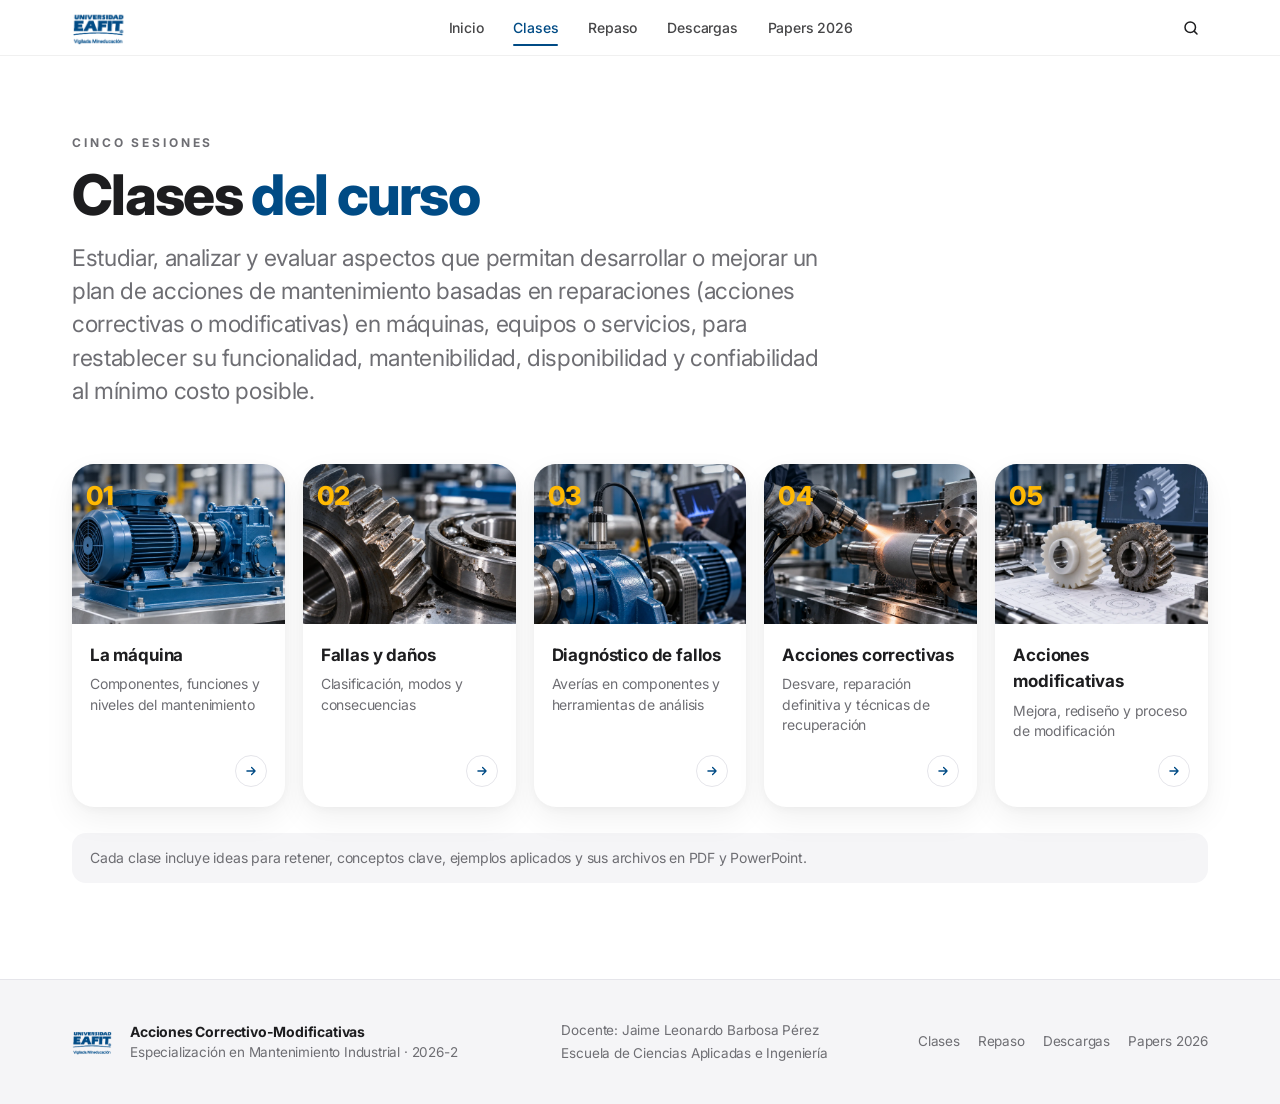
<file: clases.html>
<!doctype html>
<html lang="es">
<head>
  <meta charset="utf-8">
  <meta name="viewport" content="width=device-width, initial-scale=1, viewport-fit=cover">
  <title>Clases · Acciones Correctivo-Modificativas · EAFIT</title>
  <meta name="description" content="Las cinco clases del curso: ideas clave, conceptos, ejemplos y material.">
  <meta name="theme-color" content="#ffffff">
  <meta property="og:title" content="Acciones Correctivo-Modificativas · EAFIT">
  <meta property="og:description" content="Clases, repaso, descargas y papers 2026 del curso.">
  <meta property="og:image" content="assets/img/hero.webp">
  <link rel="icon" href="assets/img/favicon.png">
  <link rel="preconnect" href="https://fonts.googleapis.com">
  <link rel="preconnect" href="https://fonts.gstatic.com" crossorigin>
  <link href="https://fonts.googleapis.com/css2?family=Inter:wght@400;500;600;700;800&display=swap" rel="stylesheet">
  <link rel="stylesheet" href="assets/css/styles.css">
</head>
<body data-page="clases">
  <a class="skip" href="#main">Saltar al contenido</a>

  <header class="nav" id="nav">
    <div class="nav__inner">
      <a class="nav__brand" href="index.html" aria-label="Inicio">
        <img src="assets/img/eafit-azul.png" alt="Universidad EAFIT" width="48" height="30">
      </a>
      <nav class="nav__links" id="navlinks" aria-label="Principal">
        <a href="index.html" data-route="inicio">Inicio</a>
        <a href="clases.html" data-route="clases">Clases</a>
        <a href="repaso.html" data-route="repaso">Repaso</a>
        <a href="descargas.html" data-route="descargas">Descargas</a>
        <a href="papers.html" data-route="papers">Papers 2026</a>
      </nav>
      <button class="nav__search" id="openSearch" aria-label="Buscar conceptos">
        <svg viewBox="0 0 24 24" aria-hidden="true"><circle cx="11" cy="11" r="7"/><path d="m20 20-3.5-3.5"/></svg>
      </button>
      <button class="nav__toggle" id="navToggle" aria-label="Abrir menú" aria-expanded="false">
        <span></span><span></span>
      </button>
    </div>
  </header>

  <main id="main" tabindex="-1"></main>

  <footer class="footer">
    <div class="wrap footer__inner">
      <div class="footer__brand">
        <img src="assets/img/eafit-azul.png" alt="Universidad EAFIT" width="48" height="30">
        <div>
          <strong>Acciones Correctivo-Modificativas</strong>
          <span>Especialización en Mantenimiento Industrial · 2026-2</span>
        </div>
      </div>
      <div class="footer__meta">
        <span>Docente: Jaime Leonardo Barbosa Pérez</span>
        <span>Escuela de Ciencias Aplicadas e Ingeniería</span>
      </div>
      <nav class="footer__links" aria-label="Pie de página">
        <a href="clases.html">Clases</a>
        <a href="repaso.html">Repaso</a>
        <a href="descargas.html">Descargas</a>
        <a href="papers.html">Papers 2026</a>
      </nav>
    </div>
  </footer>

  <div class="search" id="search" hidden>
    <div class="search__panel" role="dialog" aria-modal="true" aria-label="Buscar conceptos">
      <div class="search__bar">
        <svg viewBox="0 0 24 24" aria-hidden="true"><circle cx="11" cy="11" r="7"/><path d="m20 20-3.5-3.5"/></svg>
        <input id="searchInput" type="search" placeholder="Buscar un concepto: desvare, cavitación, Pareto…" autocomplete="off">
        <button class="search__close" id="closeSearch" aria-label="Cerrar búsqueda">Esc</button>
      </div>
      <div class="search__results" id="searchResults"></div>
    </div>
  </div>

  <script src="assets/js/data.js"></script>
  <script src="assets/js/app.js"></script>
</body>
</html>
</file>
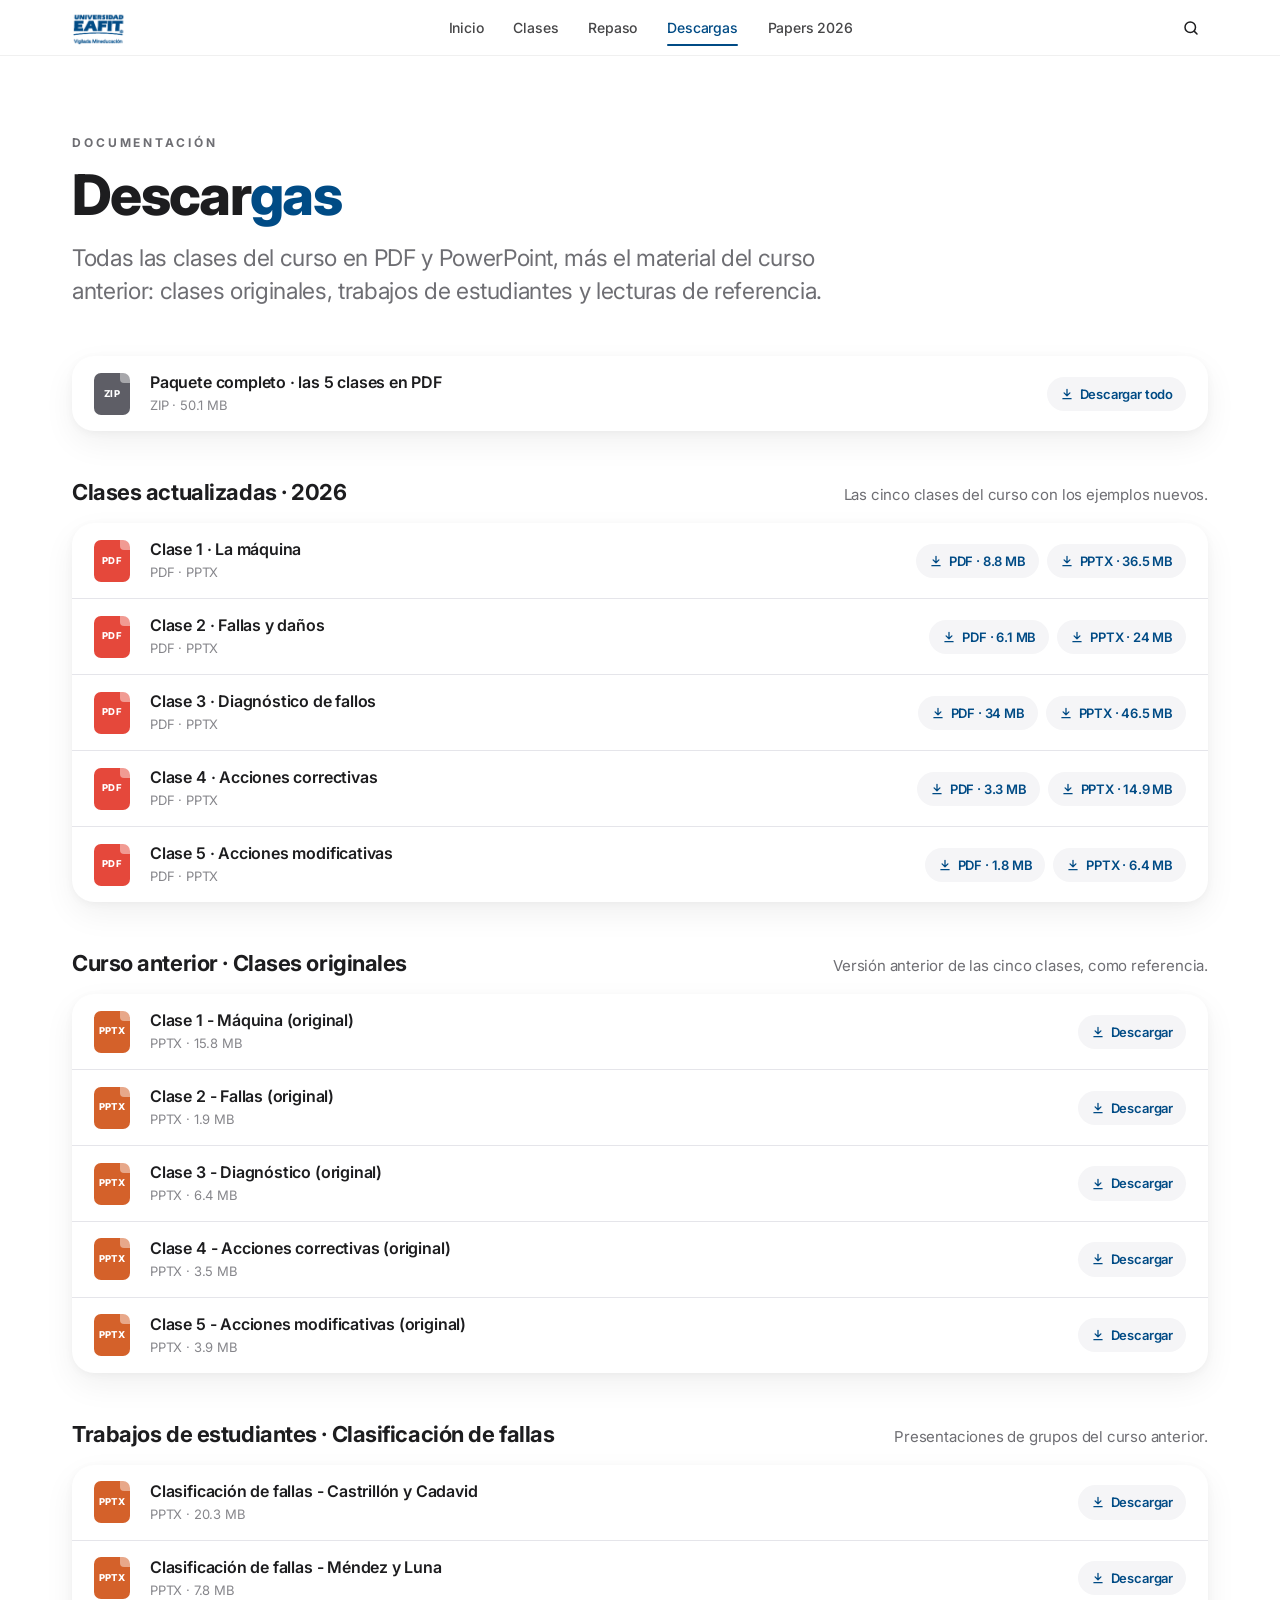
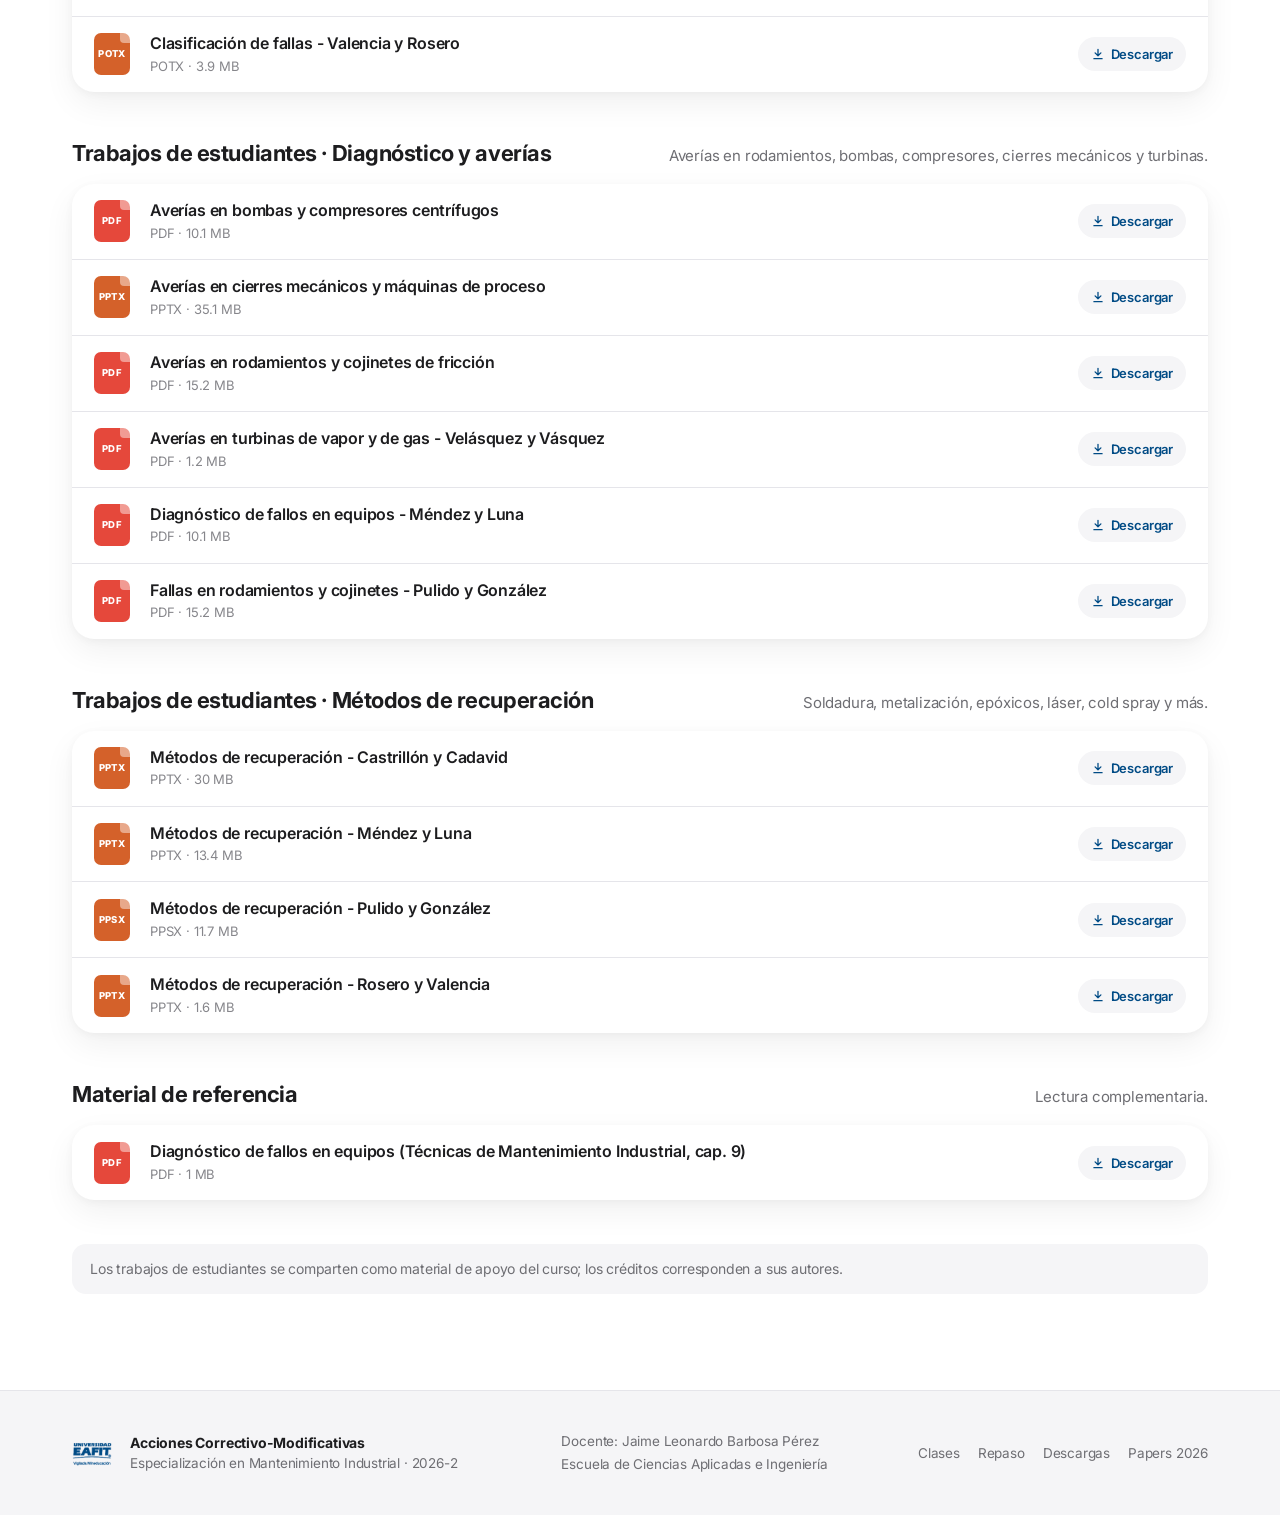
<file: descargas.html>
<!doctype html>
<html lang="es">
<head>
  <meta charset="utf-8">
  <meta name="viewport" content="width=device-width, initial-scale=1, viewport-fit=cover">
  <title>Descargas · Acciones Correctivo-Modificativas · EAFIT</title>
  <meta name="description" content="Clases en PDF y PowerPoint y material del curso anterior.">
  <meta name="theme-color" content="#ffffff">
  <meta property="og:title" content="Acciones Correctivo-Modificativas · EAFIT">
  <meta property="og:description" content="Clases, repaso, descargas y papers 2026 del curso.">
  <meta property="og:image" content="assets/img/hero.webp">
  <link rel="icon" href="assets/img/favicon.png">
  <link rel="preconnect" href="https://fonts.googleapis.com">
  <link rel="preconnect" href="https://fonts.gstatic.com" crossorigin>
  <link href="https://fonts.googleapis.com/css2?family=Inter:wght@400;500;600;700;800&display=swap" rel="stylesheet">
  <link rel="stylesheet" href="assets/css/styles.css">
</head>
<body data-page="descargas">
  <a class="skip" href="#main">Saltar al contenido</a>

  <header class="nav" id="nav">
    <div class="nav__inner">
      <a class="nav__brand" href="index.html" aria-label="Inicio">
        <img src="assets/img/eafit-azul.png" alt="Universidad EAFIT" width="48" height="30">
      </a>
      <nav class="nav__links" id="navlinks" aria-label="Principal">
        <a href="index.html" data-route="inicio">Inicio</a>
        <a href="clases.html" data-route="clases">Clases</a>
        <a href="repaso.html" data-route="repaso">Repaso</a>
        <a href="descargas.html" data-route="descargas">Descargas</a>
        <a href="papers.html" data-route="papers">Papers 2026</a>
      </nav>
      <button class="nav__search" id="openSearch" aria-label="Buscar conceptos">
        <svg viewBox="0 0 24 24" aria-hidden="true"><circle cx="11" cy="11" r="7"/><path d="m20 20-3.5-3.5"/></svg>
      </button>
      <button class="nav__toggle" id="navToggle" aria-label="Abrir menú" aria-expanded="false">
        <span></span><span></span>
      </button>
    </div>
  </header>

  <main id="main" tabindex="-1"></main>

  <footer class="footer">
    <div class="wrap footer__inner">
      <div class="footer__brand">
        <img src="assets/img/eafit-azul.png" alt="Universidad EAFIT" width="48" height="30">
        <div>
          <strong>Acciones Correctivo-Modificativas</strong>
          <span>Especialización en Mantenimiento Industrial · 2026-2</span>
        </div>
      </div>
      <div class="footer__meta">
        <span>Docente: Jaime Leonardo Barbosa Pérez</span>
        <span>Escuela de Ciencias Aplicadas e Ingeniería</span>
      </div>
      <nav class="footer__links" aria-label="Pie de página">
        <a href="clases.html">Clases</a>
        <a href="repaso.html">Repaso</a>
        <a href="descargas.html">Descargas</a>
        <a href="papers.html">Papers 2026</a>
      </nav>
    </div>
  </footer>

  <div class="search" id="search" hidden>
    <div class="search__panel" role="dialog" aria-modal="true" aria-label="Buscar conceptos">
      <div class="search__bar">
        <svg viewBox="0 0 24 24" aria-hidden="true"><circle cx="11" cy="11" r="7"/><path d="m20 20-3.5-3.5"/></svg>
        <input id="searchInput" type="search" placeholder="Buscar un concepto: desvare, cavitación, Pareto…" autocomplete="off">
        <button class="search__close" id="closeSearch" aria-label="Cerrar búsqueda">Esc</button>
      </div>
      <div class="search__results" id="searchResults"></div>
    </div>
  </div>

  <script src="assets/js/data.js"></script>
  <script src="assets/js/app.js"></script>
</body>
</html>
</file>
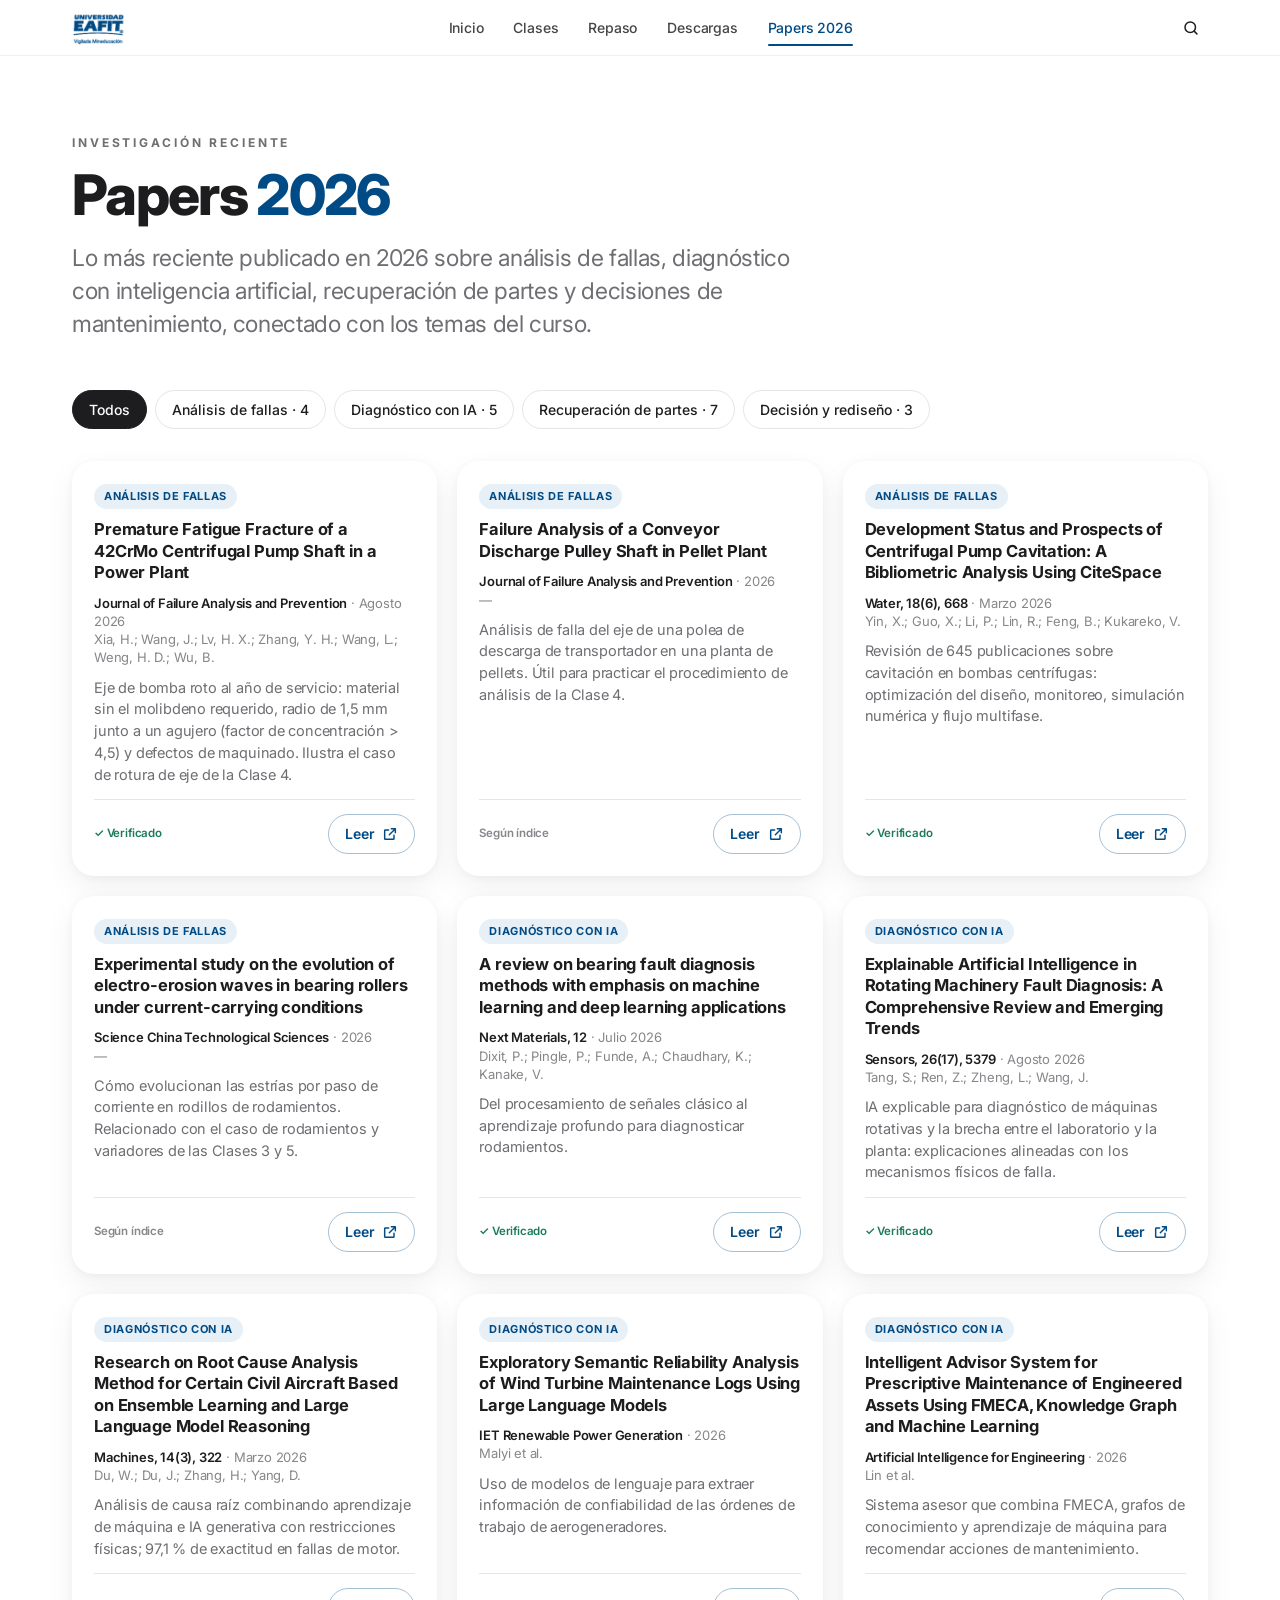
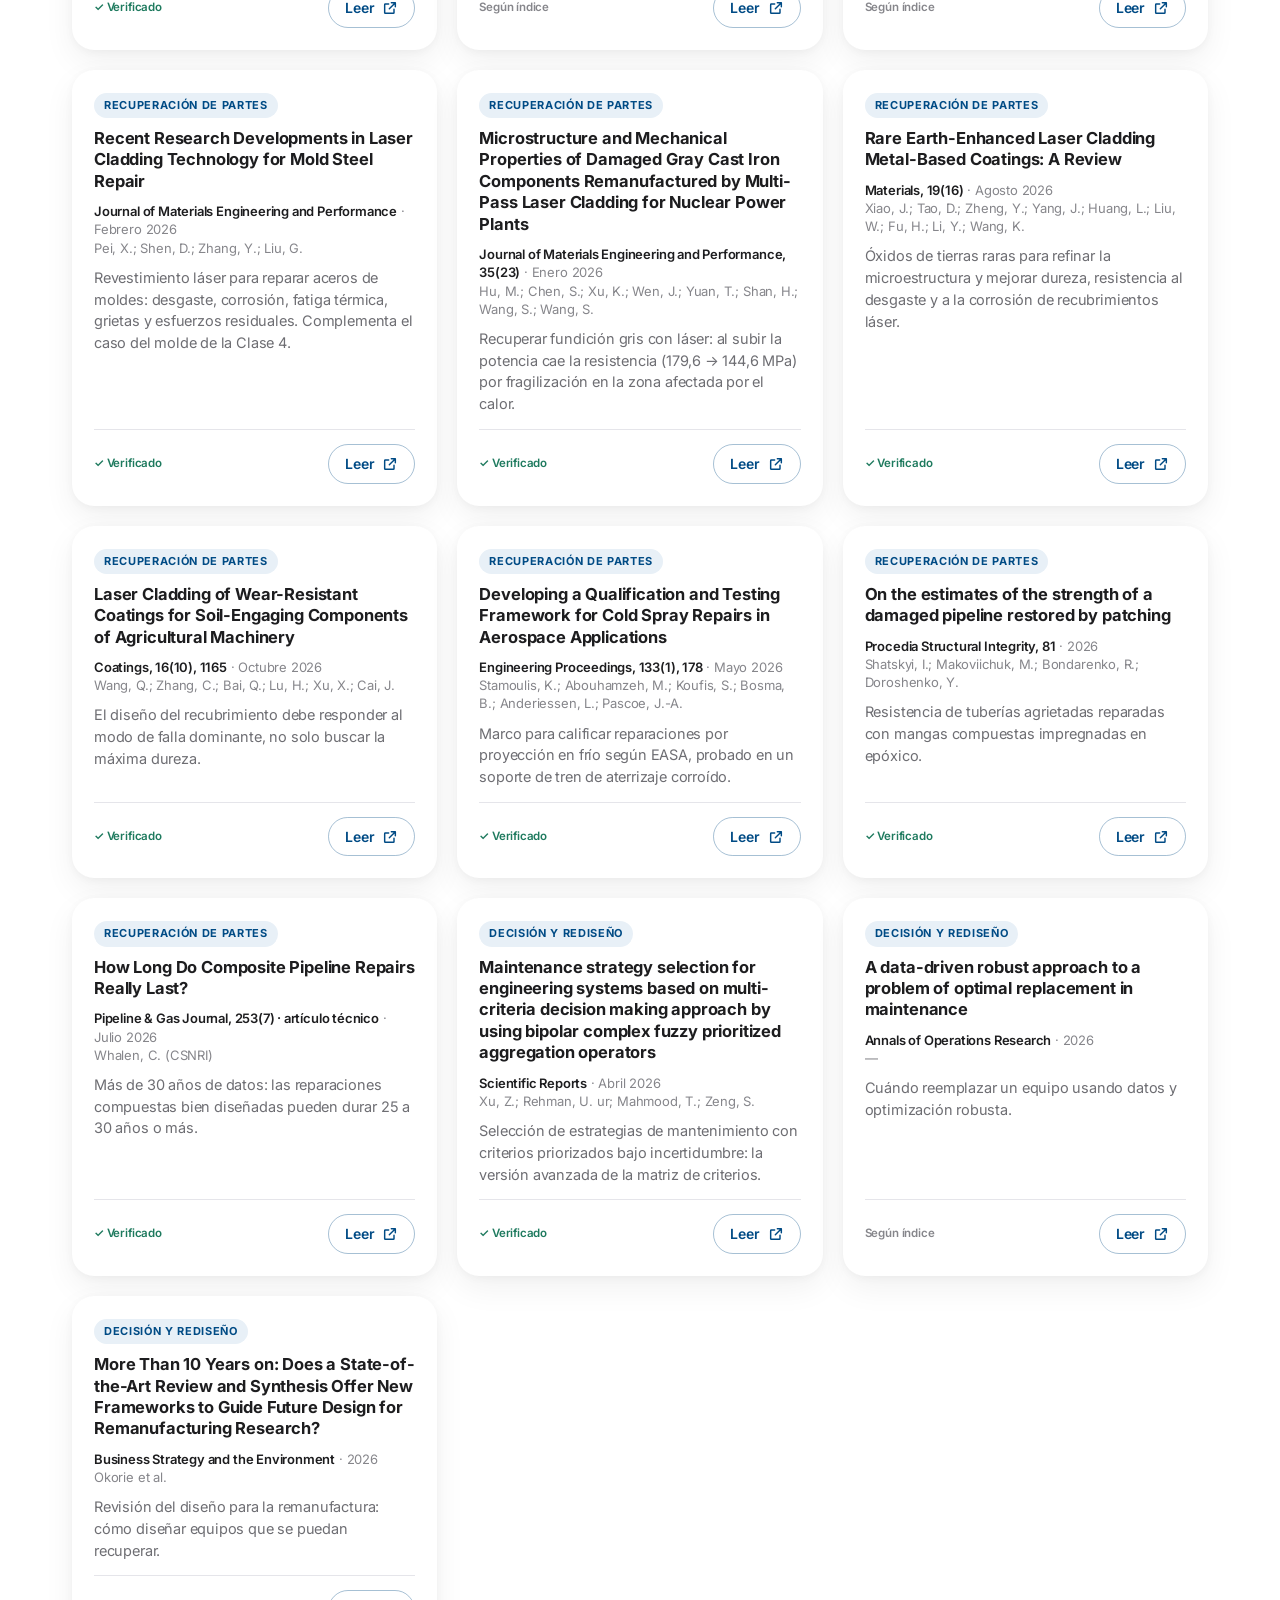
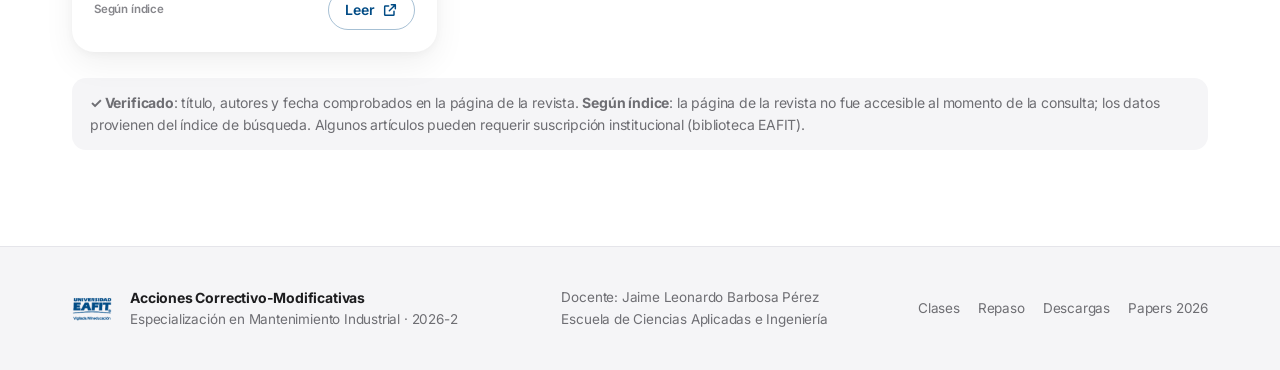
<file: papers.html>
<!doctype html>
<html lang="es">
<head>
  <meta charset="utf-8">
  <meta name="viewport" content="width=device-width, initial-scale=1, viewport-fit=cover">
  <title>Papers 2026 · Acciones Correctivo-Modificativas · EAFIT</title>
  <meta name="description" content="Investigación de 2026 sobre análisis de fallas, diagnóstico, recuperación de partes y decisiones de mantenimiento.">
  <meta name="theme-color" content="#ffffff">
  <meta property="og:title" content="Acciones Correctivo-Modificativas · EAFIT">
  <meta property="og:description" content="Clases, repaso, descargas y papers 2026 del curso.">
  <meta property="og:image" content="assets/img/hero.webp">
  <link rel="icon" href="assets/img/favicon.png">
  <link rel="preconnect" href="https://fonts.googleapis.com">
  <link rel="preconnect" href="https://fonts.gstatic.com" crossorigin>
  <link href="https://fonts.googleapis.com/css2?family=Inter:wght@400;500;600;700;800&display=swap" rel="stylesheet">
  <link rel="stylesheet" href="assets/css/styles.css">
</head>
<body data-page="papers">
  <a class="skip" href="#main">Saltar al contenido</a>

  <header class="nav" id="nav">
    <div class="nav__inner">
      <a class="nav__brand" href="index.html" aria-label="Inicio">
        <img src="assets/img/eafit-azul.png" alt="Universidad EAFIT" width="48" height="30">
      </a>
      <nav class="nav__links" id="navlinks" aria-label="Principal">
        <a href="index.html" data-route="inicio">Inicio</a>
        <a href="clases.html" data-route="clases">Clases</a>
        <a href="repaso.html" data-route="repaso">Repaso</a>
        <a href="descargas.html" data-route="descargas">Descargas</a>
        <a href="papers.html" data-route="papers">Papers 2026</a>
      </nav>
      <button class="nav__search" id="openSearch" aria-label="Buscar conceptos">
        <svg viewBox="0 0 24 24" aria-hidden="true"><circle cx="11" cy="11" r="7"/><path d="m20 20-3.5-3.5"/></svg>
      </button>
      <button class="nav__toggle" id="navToggle" aria-label="Abrir menú" aria-expanded="false">
        <span></span><span></span>
      </button>
    </div>
  </header>

  <main id="main" tabindex="-1"></main>

  <footer class="footer">
    <div class="wrap footer__inner">
      <div class="footer__brand">
        <img src="assets/img/eafit-azul.png" alt="Universidad EAFIT" width="48" height="30">
        <div>
          <strong>Acciones Correctivo-Modificativas</strong>
          <span>Especialización en Mantenimiento Industrial · 2026-2</span>
        </div>
      </div>
      <div class="footer__meta">
        <span>Docente: Jaime Leonardo Barbosa Pérez</span>
        <span>Escuela de Ciencias Aplicadas e Ingeniería</span>
      </div>
      <nav class="footer__links" aria-label="Pie de página">
        <a href="clases.html">Clases</a>
        <a href="repaso.html">Repaso</a>
        <a href="descargas.html">Descargas</a>
        <a href="papers.html">Papers 2026</a>
      </nav>
    </div>
  </footer>

  <div class="search" id="search" hidden>
    <div class="search__panel" role="dialog" aria-modal="true" aria-label="Buscar conceptos">
      <div class="search__bar">
        <svg viewBox="0 0 24 24" aria-hidden="true"><circle cx="11" cy="11" r="7"/><path d="m20 20-3.5-3.5"/></svg>
        <input id="searchInput" type="search" placeholder="Buscar un concepto: desvare, cavitación, Pareto…" autocomplete="off">
        <button class="search__close" id="closeSearch" aria-label="Cerrar búsqueda">Esc</button>
      </div>
      <div class="search__results" id="searchResults"></div>
    </div>
  </div>

  <script src="assets/js/data.js"></script>
  <script src="assets/js/app.js"></script>
</body>
</html>
</file>
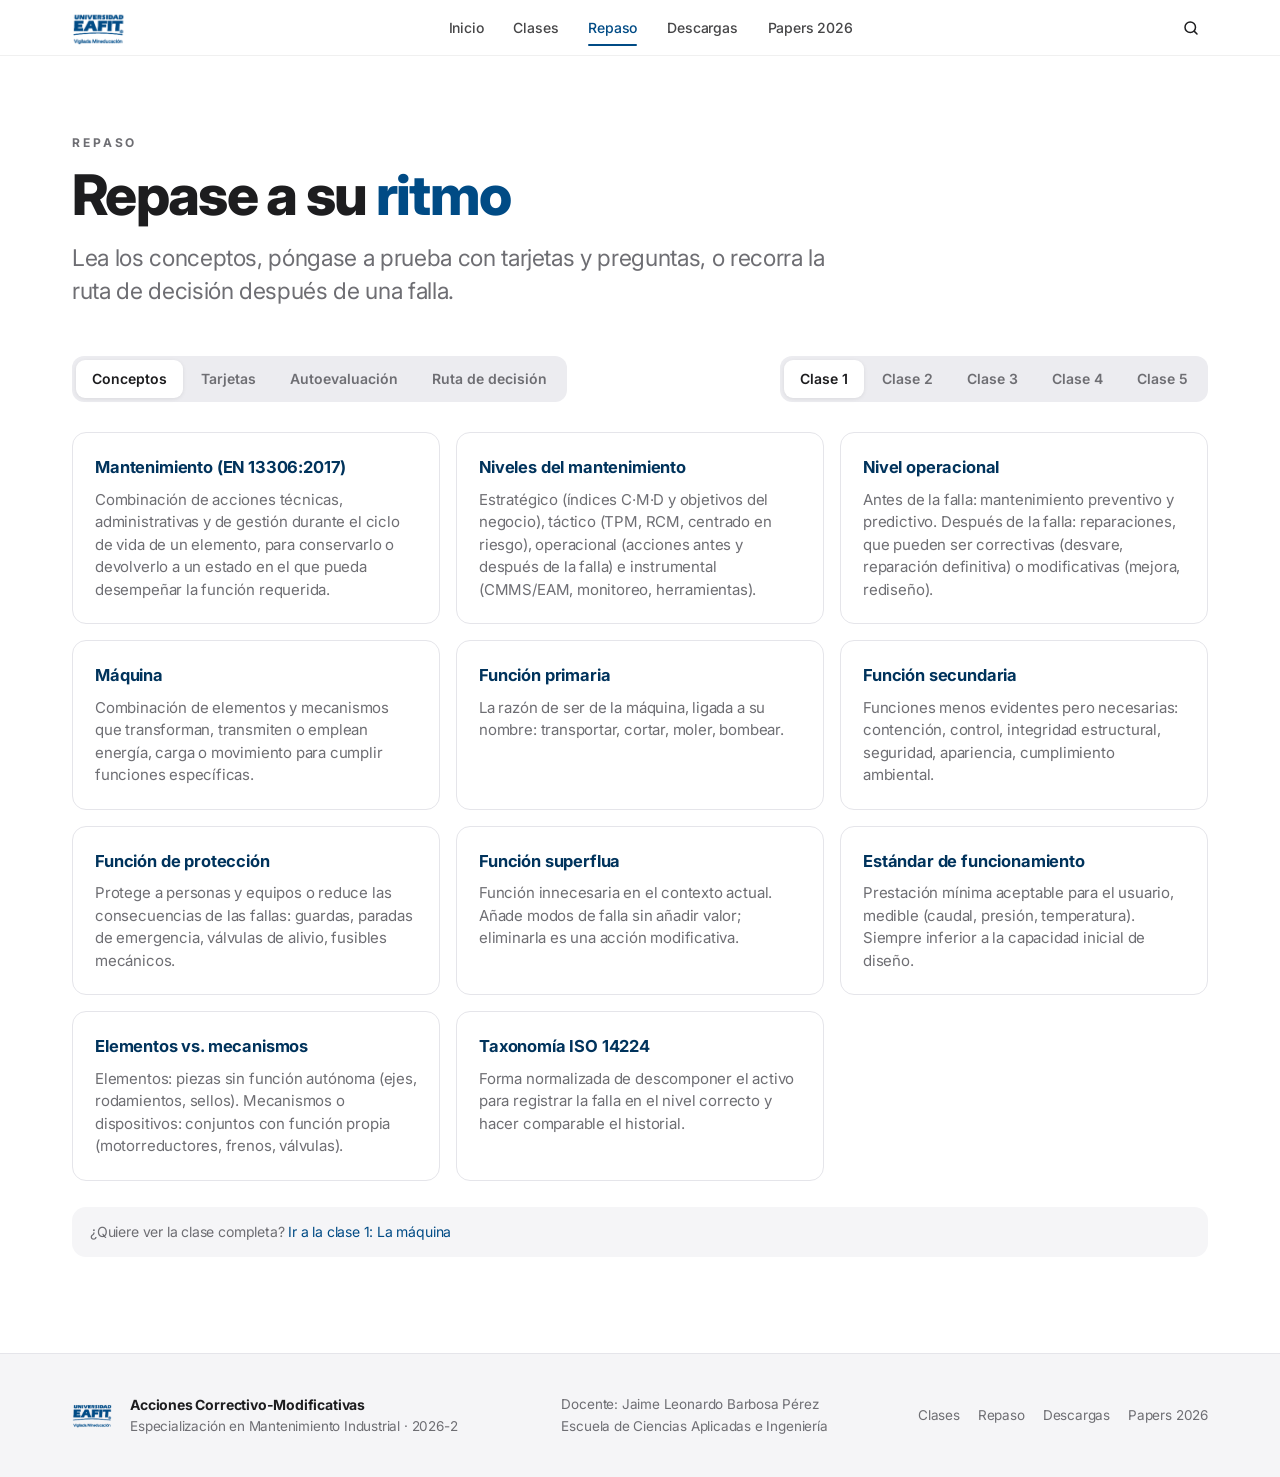
<file: repaso.html>
<!doctype html>
<html lang="es">
<head>
  <meta charset="utf-8">
  <meta name="viewport" content="width=device-width, initial-scale=1, viewport-fit=cover">
  <title>Repaso · Acciones Correctivo-Modificativas · EAFIT</title>
  <meta name="description" content="Conceptos, tarjetas de estudio, autoevaluación y ruta de decisión después de la falla.">
  <meta name="theme-color" content="#ffffff">
  <meta property="og:title" content="Acciones Correctivo-Modificativas · EAFIT">
  <meta property="og:description" content="Clases, repaso, descargas y papers 2026 del curso.">
  <meta property="og:image" content="assets/img/hero.webp">
  <link rel="icon" href="assets/img/favicon.png">
  <link rel="preconnect" href="https://fonts.googleapis.com">
  <link rel="preconnect" href="https://fonts.gstatic.com" crossorigin>
  <link href="https://fonts.googleapis.com/css2?family=Inter:wght@400;500;600;700;800&display=swap" rel="stylesheet">
  <link rel="stylesheet" href="assets/css/styles.css">
</head>
<body data-page="repaso">
  <a class="skip" href="#main">Saltar al contenido</a>

  <header class="nav" id="nav">
    <div class="nav__inner">
      <a class="nav__brand" href="index.html" aria-label="Inicio">
        <img src="assets/img/eafit-azul.png" alt="Universidad EAFIT" width="48" height="30">
      </a>
      <nav class="nav__links" id="navlinks" aria-label="Principal">
        <a href="index.html" data-route="inicio">Inicio</a>
        <a href="clases.html" data-route="clases">Clases</a>
        <a href="repaso.html" data-route="repaso">Repaso</a>
        <a href="descargas.html" data-route="descargas">Descargas</a>
        <a href="papers.html" data-route="papers">Papers 2026</a>
      </nav>
      <button class="nav__search" id="openSearch" aria-label="Buscar conceptos">
        <svg viewBox="0 0 24 24" aria-hidden="true"><circle cx="11" cy="11" r="7"/><path d="m20 20-3.5-3.5"/></svg>
      </button>
      <button class="nav__toggle" id="navToggle" aria-label="Abrir menú" aria-expanded="false">
        <span></span><span></span>
      </button>
    </div>
  </header>

  <main id="main" tabindex="-1"></main>

  <footer class="footer">
    <div class="wrap footer__inner">
      <div class="footer__brand">
        <img src="assets/img/eafit-azul.png" alt="Universidad EAFIT" width="48" height="30">
        <div>
          <strong>Acciones Correctivo-Modificativas</strong>
          <span>Especialización en Mantenimiento Industrial · 2026-2</span>
        </div>
      </div>
      <div class="footer__meta">
        <span>Docente: Jaime Leonardo Barbosa Pérez</span>
        <span>Escuela de Ciencias Aplicadas e Ingeniería</span>
      </div>
      <nav class="footer__links" aria-label="Pie de página">
        <a href="clases.html">Clases</a>
        <a href="repaso.html">Repaso</a>
        <a href="descargas.html">Descargas</a>
        <a href="papers.html">Papers 2026</a>
      </nav>
    </div>
  </footer>

  <div class="search" id="search" hidden>
    <div class="search__panel" role="dialog" aria-modal="true" aria-label="Buscar conceptos">
      <div class="search__bar">
        <svg viewBox="0 0 24 24" aria-hidden="true"><circle cx="11" cy="11" r="7"/><path d="m20 20-3.5-3.5"/></svg>
        <input id="searchInput" type="search" placeholder="Buscar un concepto: desvare, cavitación, Pareto…" autocomplete="off">
        <button class="search__close" id="closeSearch" aria-label="Cerrar búsqueda">Esc</button>
      </div>
      <div class="search__results" id="searchResults"></div>
    </div>
  </div>

  <script src="assets/js/data.js"></script>
  <script src="assets/js/app.js"></script>
</body>
</html>
</file>
<file: assets/css/styles.css>
/* Acciones Correctivo-Modificativas · EAFIT — estilo limpio inspirado en apple.com */
:root {
  --azul: #004b85;
  --azul-osc: #00335c;
  --azul-prof: #001e38;
  --azul-claro: #e8f0f7;
  --amarillo: #ffb903;
  --ambar: #b88200;
  --tinta: #1d1d1f;
  --gris: #6e6e73;
  --gris-2: #86868b;
  --linea: #e5e5ea;
  --fondo: #ffffff;
  --fondo-2: #f5f5f7;
  --verde: #1e7a5e;
  --rojo: #b32d2d;
  --radio: 22px;
  --radio-s: 14px;
  --sombra: 0 2px 8px rgba(0,0,0,.04), 0 12px 32px rgba(0,0,0,.06);
  --sombra-h: 0 4px 14px rgba(0,0,0,.06), 0 22px 48px rgba(0,0,0,.10);
  --max: 1180px;
  --nav-h: 56px;
  --font: "Inter", -apple-system, BlinkMacSystemFont, "SF Pro Text", "Segoe UI", Roboto, sans-serif;
}

* { box-sizing: border-box; }
html { scroll-behavior: smooth; -webkit-text-size-adjust: 100%; }
body {
  margin: 0; font-family: var(--font); color: var(--tinta); background: var(--fondo);
  font-size: 17px; line-height: 1.55; letter-spacing: -0.011em;
  -webkit-font-smoothing: antialiased; -moz-osx-font-smoothing: grayscale;
}
img { max-width: 100%; display: block; }
a { color: var(--azul); text-decoration: none; }
a:hover { text-decoration: underline; }
button { font: inherit; color: inherit; }
:focus-visible { outline: 3px solid rgba(0,75,133,.35); outline-offset: 2px; border-radius: 8px; }
.skip { position: absolute; left: -999px; top: 8px; background: var(--azul); color: #fff; padding: 8px 14px; border-radius: 10px; z-index: 100; }
.skip:focus { left: 12px; }

.wrap { max-width: var(--max); margin: 0 auto; padding: 0 22px; }
.section { padding: 96px 0; }
.section--alt { background: var(--fondo-2); }
.section--tight { padding: 64px 0; }

/* ───────── Navegación */
.nav {
  position: sticky; top: 0; z-index: 50; height: var(--nav-h);
  background: rgba(255,255,255,.78);
  -webkit-backdrop-filter: saturate(180%) blur(20px); backdrop-filter: saturate(180%) blur(20px);
  border-bottom: 1px solid rgba(0,0,0,.06);
}
.nav__inner { max-width: var(--max); margin: 0 auto; height: 100%; display: flex; align-items: center; gap: 24px; padding: 0 22px; }
.nav__brand img { height: 34px; width: auto; }
.nav__links { display: flex; gap: 30px; margin: 0 auto; }
.nav__links a { color: var(--tinta); font-size: 14px; font-weight: 500; opacity: .82; position: relative; padding: 6px 0; }
.nav__links a:hover { opacity: 1; text-decoration: none; }
.nav__links a.is-active { opacity: 1; color: var(--azul); }
.nav__links a.is-active::after { content: ""; position: absolute; left: 0; right: 0; bottom: -2px; height: 2px; border-radius: 2px; background: var(--azul); }
.nav__search, .nav__toggle { background: none; border: 0; cursor: pointer; padding: 8px; border-radius: 10px; display: grid; place-items: center; }
.nav__search svg, .search__bar svg { width: 18px; height: 18px; fill: none; stroke: currentColor; stroke-width: 2; stroke-linecap: round; }
.nav__search:hover { background: rgba(0,0,0,.05); }
.nav__toggle { display: none; width: 40px; height: 40px; }
.nav__toggle span { display: block; width: 18px; height: 1.6px; background: var(--tinta); margin: 3px 0; transition: transform .25s; }

/* ───────── Botones y etiquetas */
.btn { display: inline-flex; align-items: center; gap: 8px; padding: 12px 22px; border-radius: 980px; font-size: 16px; font-weight: 600; border: 1px solid transparent; cursor: pointer; transition: background .2s, transform .2s, box-shadow .2s; }
.btn:hover { text-decoration: none; transform: translateY(-1px); }
.btn--primary { background: var(--azul); color: #fff; }
.btn--primary:hover { background: var(--azul-osc); }
.btn--ghost { background: transparent; color: var(--azul); border-color: rgba(0,75,133,.35); }
.btn--ghost:hover { background: var(--azul-claro); }
.btn--sm { padding: 8px 16px; font-size: 14px; }
.btn svg { width: 16px; height: 16px; fill: none; stroke: currentColor; stroke-width: 2.2; stroke-linecap: round; stroke-linejoin: round; }
.link-more { font-size: 15px; font-weight: 600; display: inline-flex; gap: 6px; align-items: center; white-space: nowrap; }
.link-more::after { content: "→"; transition: transform .2s; }
.link-more:hover { text-decoration: none; }
.link-more:hover::after { transform: translateX(3px); }
.eyebrow { font-size: 12px; font-weight: 700; letter-spacing: .24em; text-transform: uppercase; color: var(--gris); }
.tag { display: inline-block; font-size: 11px; font-weight: 700; letter-spacing: .06em; text-transform: uppercase; color: var(--azul); background: var(--azul-claro); padding: 4px 10px; border-radius: 999px; }
.tag--amber { color: #7a5600; background: #fff3cf; }

/* ───────── Titulares */
.h-display { font-size: clamp(44px, 7vw, 84px); line-height: 1.02; letter-spacing: -0.035em; font-weight: 800; margin: 0; }
.h-display .accent { color: var(--azul); }
.h1 { font-size: clamp(36px, 5vw, 56px); line-height: 1.06; letter-spacing: -0.03em; font-weight: 800; margin: 0; }
.h2 { font-size: clamp(30px, 4vw, 44px); line-height: 1.1; letter-spacing: -0.028em; font-weight: 800; margin: 0; }
.h2 .accent, .h1 .accent { color: var(--azul); }
.h3 { font-size: 21px; line-height: 1.25; letter-spacing: -0.015em; font-weight: 700; margin: 0; }
.lead { font-size: clamp(19px, 2vw, 23px); line-height: 1.45; color: var(--gris); letter-spacing: -0.015em; margin: 0; }
.muted { color: var(--gris); }
.rule { width: 46px; height: 4px; border-radius: 4px; background: var(--amarillo); margin: 14px 0 0; }
.sec-head { display: flex; align-items: flex-end; justify-content: space-between; gap: 20px; margin-bottom: 40px; }

/* ───────── Hero */
.hero { position: relative; overflow: hidden; background: #f4f5f7; min-height: min(84vh, 760px); display: flex; align-items: center; }
.hero__bg { position: absolute; inset: 0; width: 100%; height: 100%; object-fit: cover; object-position: 72% center; }
.hero::before { content: ""; position: absolute; inset: 0; z-index: 1; background: linear-gradient(90deg, rgba(247,248,250,.97) 0%, rgba(247,248,250,.9) 34%, rgba(247,248,250,.35) 56%, rgba(247,248,250,0) 70%); }
.hero__inner { position: relative; z-index: 2; width: 100%; padding-top: 72px; padding-bottom: 72px; }
.hero__copy { max-width: 600px; }
.hero__copy .eyebrow { margin-bottom: 22px; display: block; }
.hero__copy .lead { margin: 26px 0 34px; max-width: 520px; }
.hero__ctas { display: flex; gap: 14px; flex-wrap: wrap; }
.hero__chip { position: absolute; z-index: 2; right: 5%; bottom: 9%; background: rgba(255,255,255,.7); -webkit-backdrop-filter: blur(16px); backdrop-filter: blur(16px); border: 1px solid rgba(255,255,255,.6); border-radius: 16px; padding: 16px 18px; font-size: 13px; color: var(--tinta); box-shadow: var(--sombra); line-height: 1.7; }
.hero__chip::before { content: ""; display: block; width: 26px; height: 3px; background: var(--amarillo); border-radius: 3px; margin-bottom: 8px; }

.stats { display: grid; grid-template-columns: repeat(4, 1fr); gap: 1px; background: var(--linea); border-radius: var(--radio); overflow: hidden; box-shadow: var(--sombra); }
.stat { background: #fff; padding: 28px 24px; text-align: center; }
.stat b { display: block; font-size: 40px; letter-spacing: -0.03em; line-height: 1.1; color: var(--azul); }
.stat span { font-size: 14px; color: var(--gris); }

/* ───────── Tarjetas de clase */
.classes { display: grid; grid-template-columns: repeat(5, 1fr); gap: 18px; }
.ccard { background: #fff; border-radius: var(--radio); overflow: hidden; box-shadow: var(--sombra); display: flex; flex-direction: column; transition: transform .35s cubic-bezier(.2,.8,.2,1), box-shadow .35s; color: var(--tinta); }
.ccard:hover { transform: translateY(-6px); box-shadow: var(--sombra-h); text-decoration: none; }
.ccard__media { position: relative; aspect-ratio: 4/3; overflow: hidden; background: var(--fondo-2); }
.ccard__media img { width: 100%; height: 100%; object-fit: cover; transition: transform .6s; }
.ccard:hover .ccard__media img { transform: scale(1.05); }
.ccard__media::after { content: ""; position: absolute; inset: 0; background: linear-gradient(160deg, rgba(0,20,40,.55) 0%, rgba(0,20,40,0) 38%); pointer-events: none; }
.ccard__num { position: absolute; z-index: 1; top: 12px; left: 14px; font-size: 26px; font-weight: 800; color: var(--amarillo); text-shadow: 0 2px 12px rgba(0,0,0,.35); letter-spacing: -0.02em; }
.ccard__body { padding: 18px 18px 20px; display: flex; flex-direction: column; flex: 1; }
.ccard__body h3 { font-size: 17px; margin: 0 0 6px; letter-spacing: -0.01em; }
.ccard__body p { font-size: 14px; color: var(--gris); margin: 0 0 14px; line-height: 1.45; flex: 1; }
.ccard__go { align-self: flex-end; width: 32px; height: 32px; border-radius: 50%; border: 1px solid var(--linea); display: grid; place-items: center; color: var(--azul); transition: background .2s, color .2s; }
.ccard:hover .ccard__go { background: var(--azul); color: #fff; border-color: var(--azul); }

/* ───────── Tiles de repaso */
.tiles { display: grid; grid-template-columns: repeat(4, 1fr); gap: 18px; }
.tile { background: #fff; border-radius: var(--radio); padding: 28px 26px; box-shadow: var(--sombra); color: var(--tinta); transition: transform .3s, box-shadow .3s; display: block; }
.tile:hover { transform: translateY(-4px); box-shadow: var(--sombra-h); text-decoration: none; }
.tile svg { width: 34px; height: 34px; stroke: var(--azul); fill: none; stroke-width: 1.6; stroke-linecap: round; stroke-linejoin: round; margin-bottom: 18px; }
.tile h3 { font-size: 18px; margin: 0 0 6px; }
.tile p { margin: 0; font-size: 14.5px; color: var(--gris); line-height: 1.45; }

/* ───────── Lista de descargas */
.dl-group { margin-bottom: 44px; }
.dl-group__head { display: flex; justify-content: space-between; align-items: baseline; gap: 16px; margin-bottom: 14px; flex-wrap: wrap; }
.dl-group__head h3 { font-size: 22px; margin: 0; letter-spacing: -0.02em; }
.dl-group__head p { margin: 0; color: var(--gris); font-size: 15px; }
.dl-list { background: #fff; border-radius: var(--radio); box-shadow: var(--sombra); overflow: hidden; }
.dl-row { display: grid; grid-template-columns: 40px 1fr auto; align-items: center; gap: 16px; padding: 16px 22px; border-top: 1px solid var(--linea); }
.dl-row:first-child { border-top: 0; }
.dl-row:hover { background: #fafafc; }
.ficon { width: 36px; height: 42px; border-radius: 7px; display: grid; place-items: center; font-size: 9.5px; font-weight: 800; color: #fff; letter-spacing: .04em; position: relative; }
.ficon::after { content: ""; position: absolute; top: 0; right: 0; width: 10px; height: 10px; background: rgba(255,255,255,.45); border-bottom-left-radius: 4px; }
.ficon--pdf { background: #e5483b; }
.ficon--pptx, .ficon--ppsx, .ficon--potx { background: #d4612a; }
.ficon--zip { background: #5e5e66; }
.dl-row__t { font-weight: 600; font-size: 16px; line-height: 1.3; }
.dl-row__m { font-size: 13px; color: var(--gris-2); margin-top: 2px; }
.dl-row__a { display: flex; gap: 8px; flex-wrap: wrap; justify-content: flex-end; }
.dl-btn { display: inline-flex; align-items: center; gap: 6px; font-size: 13px; font-weight: 600; padding: 7px 13px; border-radius: 999px; background: var(--fondo-2); color: var(--azul); white-space: nowrap; }
.dl-btn:hover { background: var(--azul); color: #fff; text-decoration: none; }
.dl-btn svg { width: 14px; height: 14px; fill: none; stroke: currentColor; stroke-width: 2.2; stroke-linecap: round; stroke-linejoin: round; }

/* ───────── Papers */
.papers { display: grid; grid-template-columns: repeat(3, 1fr); gap: 20px; }
.pcard { background: #fff; border-radius: var(--radio); box-shadow: var(--sombra); overflow: hidden; display: flex; flex-direction: column; transition: transform .3s, box-shadow .3s; }
.pcard:hover { transform: translateY(-4px); box-shadow: var(--sombra-h); }
.pcard__media { aspect-ratio: 16/7; overflow: hidden; background: var(--fondo-2); }
.pcard__media img { width: 100%; height: 100%; object-fit: cover; }
.pcard__body { padding: 20px 22px 22px; display: flex; flex-direction: column; flex: 1; gap: 10px; }
.pcard__body h3 { font-size: 16.5px; line-height: 1.3; margin: 0; letter-spacing: -0.01em; }
.pcard__meta { font-size: 13px; color: var(--gris-2); line-height: 1.4; }
.pcard__meta b { color: var(--tinta); font-weight: 600; }
.pcard__s { font-size: 14.5px; color: var(--gris); line-height: 1.5; margin: 0; flex: 1; }
.pcard__foot { display: flex; justify-content: space-between; align-items: center; gap: 10px; padding-top: 6px; border-top: 1px solid var(--linea); margin-top: 4px; padding-top: 14px; }
.pcard__foot small { font-size: 12px; color: var(--gris-2); }
.badge-v { font-size: 11.5px; color: var(--verde); font-weight: 600; display: inline-flex; gap: 4px; align-items: center; }
.badge-v--n { color: var(--gris-2); }

.chips { display: flex; gap: 8px; flex-wrap: wrap; margin-bottom: 32px; }
.chip { border: 1px solid var(--linea); background: #fff; border-radius: 999px; padding: 8px 16px; font-size: 14px; font-weight: 500; cursor: pointer; transition: all .2s; }
.chip:hover { border-color: var(--azul); color: var(--azul); }
.chip.is-on { background: var(--tinta); color: #fff; border-color: var(--tinta); }

/* ───────── Página de clase */
.chero { position: relative; min-height: 520px; display: flex; align-items: flex-end; color: #fff; overflow: hidden; background: var(--azul-prof); }
.chero__img { position: absolute; inset: 0; width: 100%; height: 100%; object-fit: cover; opacity: .75; }
.chero::after { content: ""; position: absolute; inset: 0; background: linear-gradient(180deg, rgba(0,20,40,.05) 0%, rgba(0,20,40,.35) 45%, rgba(0,20,40,.88) 100%); }
.chero__copy { position: relative; z-index: 2; padding-bottom: 64px; padding-top: 120px; max-width: 820px; }
.chero__num { font-size: 15px; font-weight: 700; color: var(--amarillo); letter-spacing: .2em; text-transform: uppercase; }
.chero h1 { font-size: clamp(42px, 6vw, 72px); line-height: 1.02; letter-spacing: -0.035em; margin: 10px 0 14px; font-weight: 800; }
.chero p { font-size: clamp(18px, 2vw, 22px); color: rgba(255,255,255,.86); margin: 0; max-width: 680px; line-height: 1.45; }
.crumbs { font-size: 14px; color: var(--gris); padding: 18px 0 0; }
.crumbs a { color: var(--gris); }

.ideas { display: grid; grid-template-columns: repeat(2, 1fr); gap: 18px; counter-reset: idea; }
.idea { background: #fff; border-radius: var(--radio); padding: 28px; box-shadow: var(--sombra); display: grid; grid-template-columns: 48px 1fr; gap: 16px; align-items: start; }
.idea b { font-size: 34px; color: var(--amarillo); font-weight: 800; line-height: 1; letter-spacing: -0.03em; }
.idea p { margin: 0; font-size: 17.5px; line-height: 1.5; }

.concepts { display: grid; grid-template-columns: repeat(3, 1fr); gap: 16px; }
.concept { background: #fff; border: 1px solid var(--linea); border-radius: var(--radio-s); padding: 22px; }
.concept h4 { margin: 0 0 8px; font-size: 16.5px; letter-spacing: -0.01em; color: var(--azul-osc); }
.concept p { margin: 0; font-size: 15px; color: var(--gris); line-height: 1.5; }

.examples { display: grid; grid-template-columns: repeat(2, 1fr); gap: 18px; }
.example { background: linear-gradient(160deg, var(--azul-prof), var(--azul-osc)); color: #fff; border-radius: var(--radio); padding: 28px; }
.example .tag { background: rgba(255,185,3,.16); color: var(--amarillo); }
.example h4 { margin: 14px 0 8px; font-size: 20px; letter-spacing: -0.015em; }
.example p { margin: 0; color: rgba(255,255,255,.82); font-size: 15.5px; line-height: 1.5; }

.cnav { display: flex; justify-content: space-between; gap: 16px; }
.cnav a { flex: 1; background: #fff; border-radius: var(--radio); padding: 22px 26px; box-shadow: var(--sombra); color: var(--tinta); transition: transform .3s; }
.cnav a:hover { text-decoration: none; transform: translateY(-3px); }
.cnav small { display: block; color: var(--gris); font-size: 13px; margin-bottom: 4px; }
.cnav strong { font-size: 18px; letter-spacing: -0.01em; }
.cnav .next { text-align: right; }

/* ───────── Repaso */
.seg { display: inline-flex; background: #ececf0; border-radius: 12px; padding: 4px; gap: 2px; flex-wrap: wrap; }
.seg button { border: 0; background: transparent; padding: 8px 16px; border-radius: 9px; font-size: 14px; font-weight: 600; cursor: pointer; color: var(--gris); }
.seg button.is-on { background: #fff; color: var(--tinta); box-shadow: 0 1px 4px rgba(0,0,0,.08); }
.review-bar { display: flex; gap: 16px; align-items: center; justify-content: space-between; flex-wrap: wrap; margin-bottom: 30px; }

.cards-grid { display: grid; grid-template-columns: repeat(3, 1fr); gap: 16px; }
.flip { perspective: 1200px; cursor: pointer; min-height: 210px; border: 0; padding: 0; background: none; text-align: left; }
.flip__in { position: relative; width: 100%; height: 100%; min-height: 210px; transition: transform .6s cubic-bezier(.2,.8,.2,1); transform-style: preserve-3d; }
.flip.is-flipped .flip__in { transform: rotateY(180deg); }
.flip__f, .flip__b { position: absolute; inset: 0; border-radius: var(--radio); padding: 24px; backface-visibility: hidden; -webkit-backface-visibility: hidden; display: flex; flex-direction: column; }
.flip__f { background: #fff; box-shadow: var(--sombra); justify-content: space-between; }
.flip__f::before { content: ""; width: 28px; height: 3px; border-radius: 3px; background: var(--amarillo); margin-bottom: 14px; }
.flip__f { justify-content: flex-start !important; }
.flip__f small { margin-top: auto; }
.flip__f h4 { margin: 0; font-size: 21px; line-height: 1.25; letter-spacing: -0.015em; }
.flip__f small { color: var(--gris-2); font-size: 13px; }
.flip__b { background: var(--azul); color: #fff; transform: rotateY(180deg); font-size: 15px; line-height: 1.5; overflow: auto; }
.flip__b b { font-size: 13px; color: var(--amarillo); text-transform: uppercase; letter-spacing: .1em; margin-bottom: 8px; }

.quiz { max-width: 760px; }
.qcard { background: #fff; border-radius: var(--radio); box-shadow: var(--sombra); padding: 30px; margin-bottom: 18px; }
.qcard h4 { margin: 0 0 18px; font-size: 19px; line-height: 1.35; letter-spacing: -0.015em; }
.qcard h4 span { color: var(--gris-2); font-weight: 600; margin-right: 6px; }
.opt { display: block; width: 100%; text-align: left; border: 1px solid var(--linea); background: #fff; border-radius: 12px; padding: 13px 16px; margin-bottom: 9px; cursor: pointer; font-size: 15.5px; transition: border-color .2s, background .2s; }
.opt:hover:not(:disabled) { border-color: var(--azul); }
.opt:disabled { cursor: default; }
.opt.ok { border-color: var(--verde); background: #eaf6f1; color: #0f4f3b; font-weight: 600; }
.opt.bad { border-color: var(--rojo); background: #fbecec; color: #7a1d1d; }
.qexp { margin: 12px 0 0; font-size: 15px; color: var(--gris); padding-left: 14px; border-left: 3px solid var(--amarillo); }
.score { position: fixed; right: 24px; bottom: 24px; z-index: 40; display: inline-flex; gap: 12px; align-items: center; background: var(--tinta); color: #fff; padding: 12px 18px; border-radius: 999px; font-size: 14px; font-weight: 600; box-shadow: var(--sombra-h); }

.decision { max-width: 760px; background: #fff; border-radius: 28px; box-shadow: var(--sombra); padding: 40px; }
.decision__trail { display: flex; flex-wrap: wrap; gap: 6px; margin-bottom: 20px; }
.decision__trail span { font-size: 12.5px; background: var(--fondo-2); color: var(--gris); padding: 5px 10px; border-radius: 999px; }
.decision h3 { font-size: clamp(22px, 3vw, 30px); letter-spacing: -0.02em; line-height: 1.2; margin: 0 0 10px; }
.decision p { color: var(--gris); margin: 0 0 26px; }
.decision__btns { display: flex; gap: 12px; flex-wrap: wrap; }
.decision__res { border-radius: 20px; padding: 28px; background: linear-gradient(160deg, var(--azul), var(--azul-osc)); color: #fff; }
.decision__res h3 { color: #fff; }
.decision__res p { color: rgba(255,255,255,.85); }

/* ───────── Búsqueda */
.search { position: fixed; inset: 0; z-index: 80; background: rgba(0,0,0,.28); -webkit-backdrop-filter: blur(6px); backdrop-filter: blur(6px); display: flex; justify-content: center; padding: 10vh 16px 16px; }
.search[hidden] { display: none; }
.search__panel { width: 100%; max-width: 680px; background: #fff; border-radius: 20px; box-shadow: 0 30px 80px rgba(0,0,0,.25); overflow: hidden; display: flex; flex-direction: column; max-height: 76vh; }
.search__bar { display: flex; align-items: center; gap: 12px; padding: 16px 18px; border-bottom: 1px solid var(--linea); }
.search__bar input { flex: 1; border: 0; font: inherit; font-size: 18px; outline: none; background: transparent; }
.search__close { border: 1px solid var(--linea); background: #fff; border-radius: 8px; font-size: 12px; padding: 4px 8px; cursor: pointer; color: var(--gris); }
.search__results { overflow: auto; padding: 8px; }
.sres { display: block; padding: 12px 14px; border-radius: 12px; color: var(--tinta); }
.sres:hover, .sres:focus { background: var(--fondo-2); text-decoration: none; outline: none; }
.sres b { display: block; font-size: 15.5px; }
.sres span { font-size: 13.5px; color: var(--gris); display: block; margin-top: 2px; }
.sres em { font-style: normal; font-size: 11px; font-weight: 700; color: var(--azul); text-transform: uppercase; letter-spacing: .08em; }
.sempty { padding: 26px; text-align: center; color: var(--gris); font-size: 15px; }

/* ───────── Pie */
.footer { border-top: 1px solid var(--linea); background: var(--fondo-2); padding: 40px 0; font-size: 13.5px; color: var(--gris); }
.footer__inner { display: grid; grid-template-columns: 1.4fr 1fr auto; gap: 24px; align-items: center; }
.footer__brand { display: flex; gap: 16px; align-items: center; }
.footer__brand img { height: 26px; width: auto; }
.footer__brand strong { display: block; color: var(--tinta); font-size: 14px; }
.footer__meta { display: flex; flex-direction: column; gap: 2px; }
.footer__links { display: flex; gap: 18px; }
.footer__links a { color: var(--gris); }

/* ───────── Animación de aparición */
.reveal { opacity: 0; transform: translateY(24px); transition: opacity .8s cubic-bezier(.2,.8,.2,1), transform .8s cubic-bezier(.2,.8,.2,1); }
.reveal.is-in { opacity: 1; transform: none; }
@media (prefers-reduced-motion: reduce) { .reveal { opacity: 1; transform: none; transition: none; } * { scroll-behavior: auto !important; } }

.note { font-size: 14px; color: var(--gris); background: var(--fondo-2); border-radius: 14px; padding: 14px 18px; margin-top: 26px; }
.page-head { padding: 72px 0 36px; }
.page-head .lead { margin-top: 16px; max-width: 760px; }

/* ───────── Responsive */
@media (max-width: 1080px) {
  .classes { grid-template-columns: repeat(3, 1fr); }
  .tiles { grid-template-columns: repeat(2, 1fr); }
  .papers { grid-template-columns: repeat(2, 1fr); }
  .concepts { grid-template-columns: repeat(2, 1fr); }
  .cards-grid { grid-template-columns: repeat(2, 1fr); }
}
@media (max-width: 820px) {
  body { font-size: 16px; }
  .nav__toggle { display: grid; }
  .nav__links { position: fixed; top: var(--nav-h); left: 0; right: 0; flex-direction: column; gap: 0; background: rgba(255,255,255,.97); -webkit-backdrop-filter: blur(20px); backdrop-filter: blur(20px); padding: 8px 22px 22px; border-bottom: 1px solid var(--linea); transform: translateY(-120%); transition: transform .35s cubic-bezier(.2,.8,.2,1); margin: 0; }
  .nav__links.is-open { transform: none; }
  .nav__links a { font-size: 20px; padding: 14px 0; border-bottom: 1px solid var(--linea); }
  .nav__links a.is-active::after { display: none; }
  .nav__search { margin-left: auto; }
  .nav__toggle[aria-expanded="true"] span:first-child { transform: translateY(2.3px) rotate(45deg); }
  .nav__toggle[aria-expanded="true"] span:last-child { transform: translateY(-2.3px) rotate(-45deg); }
  .hero { flex-direction: column; align-items: stretch; min-height: 0; background: linear-gradient(180deg,#f7f8fa,#fff); }
  .hero::before { display: none; }
  .hero__inner { padding-top: 48px; padding-bottom: 8px; }
  .hero__bg { position: relative; inset: auto; height: 280px; object-position: 85% center; order: 2; }
  .hero__chip { display: none; }
  .section { padding: 64px 0; }
  .stats { grid-template-columns: repeat(2, 1fr); }
  .classes { grid-template-columns: repeat(2, 1fr); gap: 14px; }
  .ideas, .examples { grid-template-columns: 1fr; }
  .sec-head { flex-direction: column; align-items: flex-start; }
  .footer__inner { grid-template-columns: 1fr; }
  .chero { min-height: 440px; }
}
@media (max-width: 560px) {
  .wrap { padding: 0 16px; }
  .classes, .tiles, .papers, .concepts, .cards-grid { grid-template-columns: 1fr; }
  .dl-row { grid-template-columns: 36px 1fr; padding: 14px 16px; }
  .dl-row__a { grid-column: 1 / -1; justify-content: flex-start; }
  .decision { padding: 26px; }
  .qcard { padding: 22px; }
  .cnav { flex-direction: column; }
  .cnav .next { text-align: left; }
}
</file>
